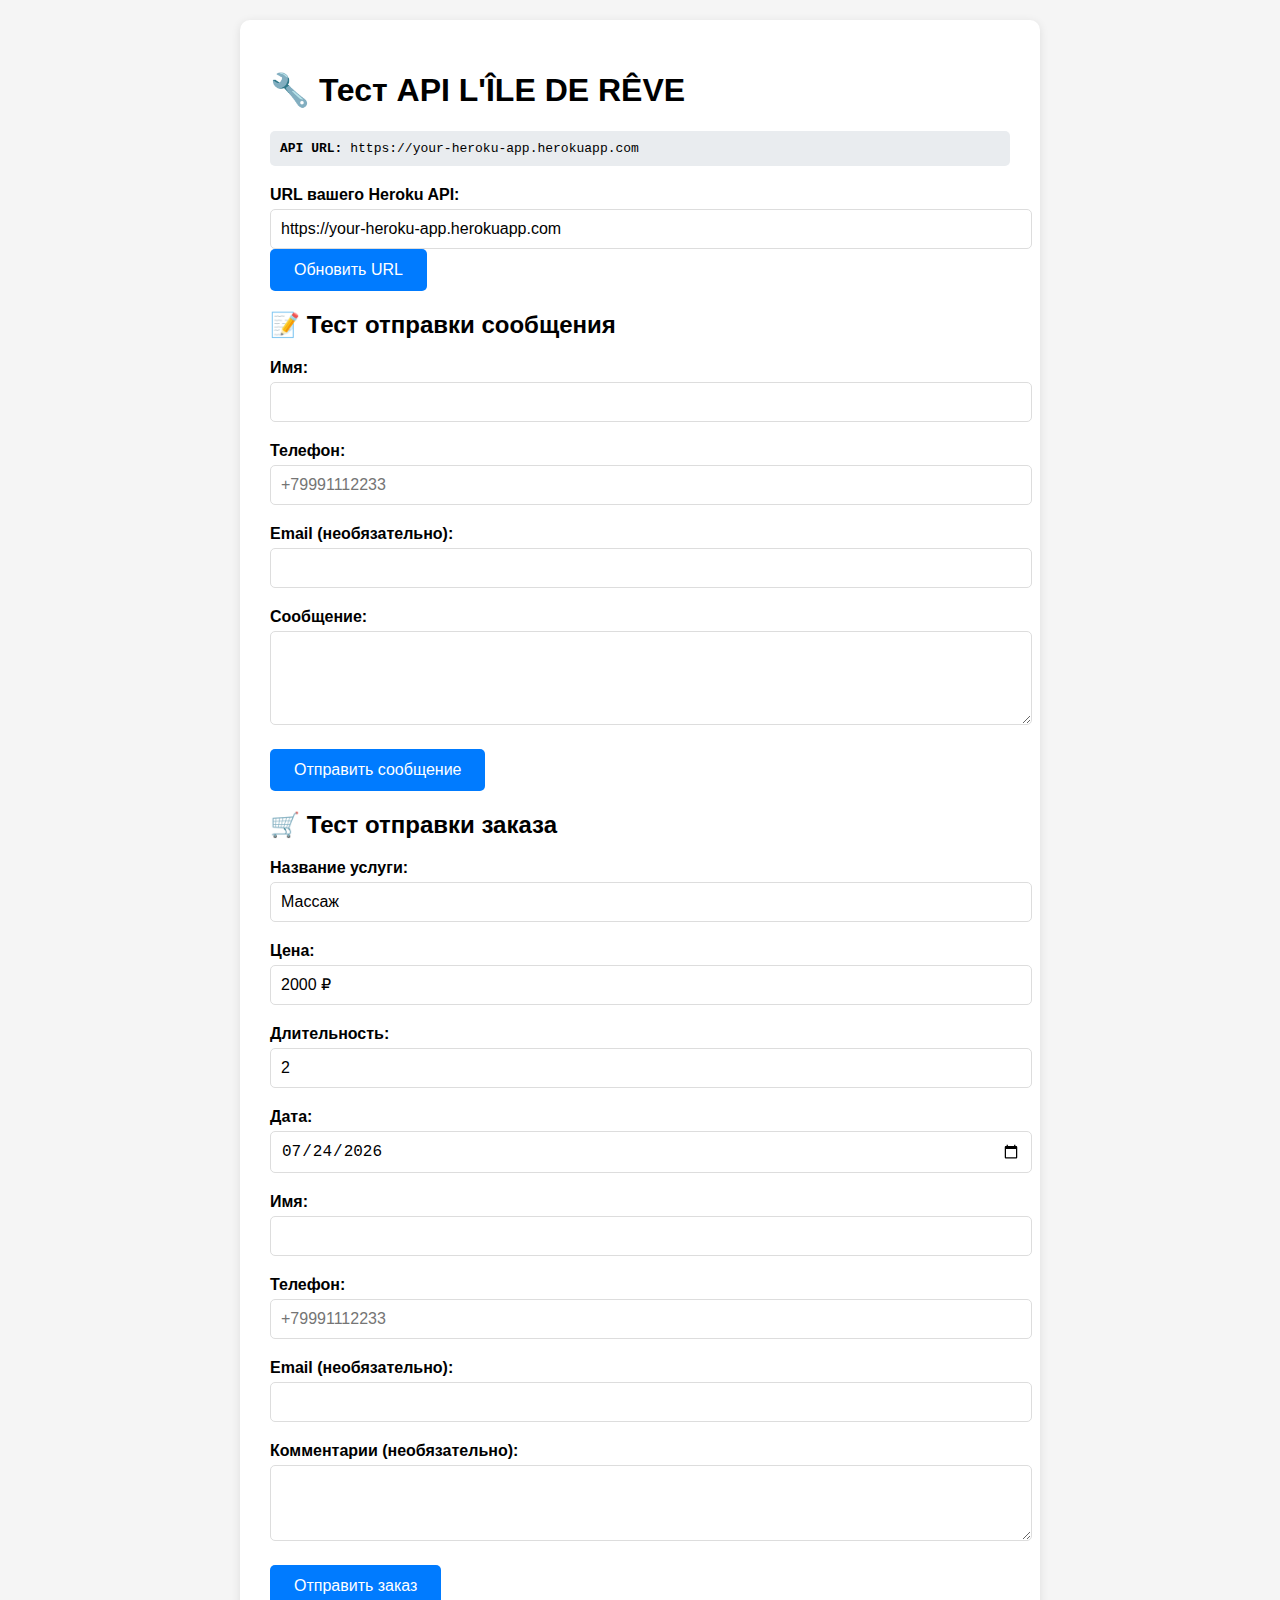
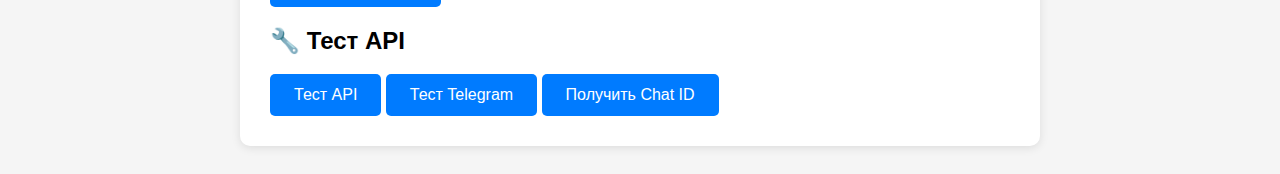
<file: netlify/index.html>
<!DOCTYPE html>
<html lang="ru">
<head>
    <meta charset="UTF-8">
    <meta name="viewport" content="width=device-width, initial-scale=1.0">
    <title>L'ÎLE DE RÊVE - API Test</title>
    <style>
        body {
            font-family: Arial, sans-serif;
            max-width: 800px;
            margin: 0 auto;
            padding: 20px;
            background-color: #f5f5f5;
        }
        .container {
            background: white;
            padding: 30px;
            border-radius: 10px;
            box-shadow: 0 2px 10px rgba(0,0,0,0.1);
        }
        .form-group {
            margin-bottom: 20px;
        }
        label {
            display: block;
            margin-bottom: 5px;
            font-weight: bold;
        }
        input, textarea {
            width: 100%;
            padding: 10px;
            border: 1px solid #ddd;
            border-radius: 5px;
            font-size: 16px;
        }
        button {
            background: #007bff;
            color: white;
            padding: 12px 24px;
            border: none;
            border-radius: 5px;
            cursor: pointer;
            font-size: 16px;
        }
        button:hover {
            background: #0056b3;
        }
        .result {
            margin-top: 20px;
            padding: 15px;
            border-radius: 5px;
            white-space: pre-wrap;
        }
        .success {
            background: #d4edda;
            border: 1px solid #c3e6cb;
            color: #155724;
        }
        .error {
            background: #f8d7da;
            border: 1px solid #f5c6cb;
            color: #721c24;
        }
        .api-url {
            background: #e9ecef;
            padding: 10px;
            border-radius: 5px;
            margin-bottom: 20px;
            font-family: monospace;
        }
    </style>
</head>
<body>
    <div class="container">
        <h1>🔧 Тест API L'ÎLE DE RÊVE</h1>
        
        <div class="api-url">
            <strong>API URL:</strong> <span id="apiUrl">https://your-heroku-app.herokuapp.com</span>
        </div>

        <div class="form-group">
            <label for="apiUrlInput">URL вашего Heroku API:</label>
            <input type="text" id="apiUrlInput" placeholder="https://your-app.herokuapp.com" 
                   value="https://your-heroku-app.herokuapp.com">
            <button onclick="updateApiUrl()">Обновить URL</button>
        </div>

        <h2>📝 Тест отправки сообщения</h2>
        <form id="messageForm">
            <div class="form-group">
                <label for="name">Имя:</label>
                <input type="text" id="name" required>
            </div>
            <div class="form-group">
                <label for="phone">Телефон:</label>
                <input type="tel" id="phone" placeholder="+79991112233" required>
            </div>
            <div class="form-group">
                <label for="email">Email (необязательно):</label>
                <input type="email" id="email">
            </div>
            <div class="form-group">
                <label for="message">Сообщение:</label>
                <textarea id="message" rows="4" required></textarea>
            </div>
            <button type="submit">Отправить сообщение</button>
        </form>

        <h2>🛒 Тест отправки заказа</h2>
        <form id="orderForm">
            <div class="form-group">
                <label for="serviceTitle">Название услуги:</label>
                <input type="text" id="serviceTitle" value="Массаж" required>
            </div>
            <div class="form-group">
                <label for="servicePrice">Цена:</label>
                <input type="text" id="servicePrice" value="2000 ₽" required>
            </div>
            <div class="form-group">
                <label for="duration">Длительность:</label>
                <input type="number" id="duration" value="2" required>
            </div>
            <div class="form-group">
                <label for="date">Дата:</label>
                <input type="date" id="date" required>
            </div>
            <div class="form-group">
                <label for="orderName">Имя:</label>
                <input type="text" id="orderName" required>
            </div>
            <div class="form-group">
                <label for="orderPhone">Телефон:</label>
                <input type="tel" id="orderPhone" placeholder="+79991112233" required>
            </div>
            <div class="form-group">
                <label for="orderEmail">Email (необязательно):</label>
                <input type="email" id="orderEmail">
            </div>
            <div class="form-group">
                <label for="comments">Комментарии (необязательно):</label>
                <textarea id="comments" rows="3"></textarea>
            </div>
            <button type="submit">Отправить заказ</button>
        </form>

        <h2>🔧 Тест API</h2>
        <button onclick="testApi()">Тест API</button>
        <button onclick="testTelegram()">Тест Telegram</button>
        <button onclick="getChatId()">Получить Chat ID</button>

        <div id="result" class="result" style="display: none;"></div>
    </div>

    <script>
        // Установка даты по умолчанию
        document.getElementById('date').value = new Date().toISOString().split('T')[0];

        function updateApiUrl() {
            const url = document.getElementById('apiUrlInput').value;
            document.getElementById('apiUrl').textContent = url;
        }

        function showResult(data, isError = false) {
            const resultDiv = document.getElementById('result');
            resultDiv.style.display = 'block';
            resultDiv.className = 'result ' + (isError ? 'error' : 'success');
            resultDiv.textContent = JSON.stringify(data, null, 2);
        }

        async function makeRequest(endpoint, method = 'GET', data = null) {
            const apiUrl = document.getElementById('apiUrl').textContent;
            const url = `${apiUrl}${endpoint}`;
            
            const options = {
                method: method,
                headers: {
                    'Content-Type': 'application/json',
                }
            };

            if (data) {
                options.body = JSON.stringify(data);
            }

            try {
                const response = await fetch(url, options);
                const result = await response.json();
                
                if (response.ok) {
                    showResult(result);
                } else {
                    showResult(result, true);
                }
            } catch (error) {
                showResult({ error: error.message }, true);
            }
        }

        function testApi() {
            makeRequest('/');
        }

        function testTelegram() {
            makeRequest('/api/test-telegram');
        }

        function getChatId() {
            makeRequest('/api/get-chat-id');
        }

        document.getElementById('messageForm').addEventListener('submit', function(e) {
            e.preventDefault();
            const data = {
                name: document.getElementById('name').value,
                phone: document.getElementById('phone').value,
                email: document.getElementById('email').value,
                message: document.getElementById('message').value,
                timestamp: new Date().toISOString()
            };
            makeRequest('/api/send-to-telegram', 'POST', data);
        });

        document.getElementById('orderForm').addEventListener('submit', function(e) {
            e.preventDefault();
            const data = {
                serviceTitle: document.getElementById('serviceTitle').value,
                servicePrice: document.getElementById('servicePrice').value,
                duration: parseInt(document.getElementById('duration').value),
                date: document.getElementById('date').value,
                name: document.getElementById('orderName').value,
                phone: document.getElementById('orderPhone').value,
                email: document.getElementById('orderEmail').value,
                comments: document.getElementById('comments').value,
                timestamp: new Date().toISOString()
            };
            makeRequest('/api/send-order-to-telegram', 'POST', data);
        });
    </script>
</body>
</html>
</file>
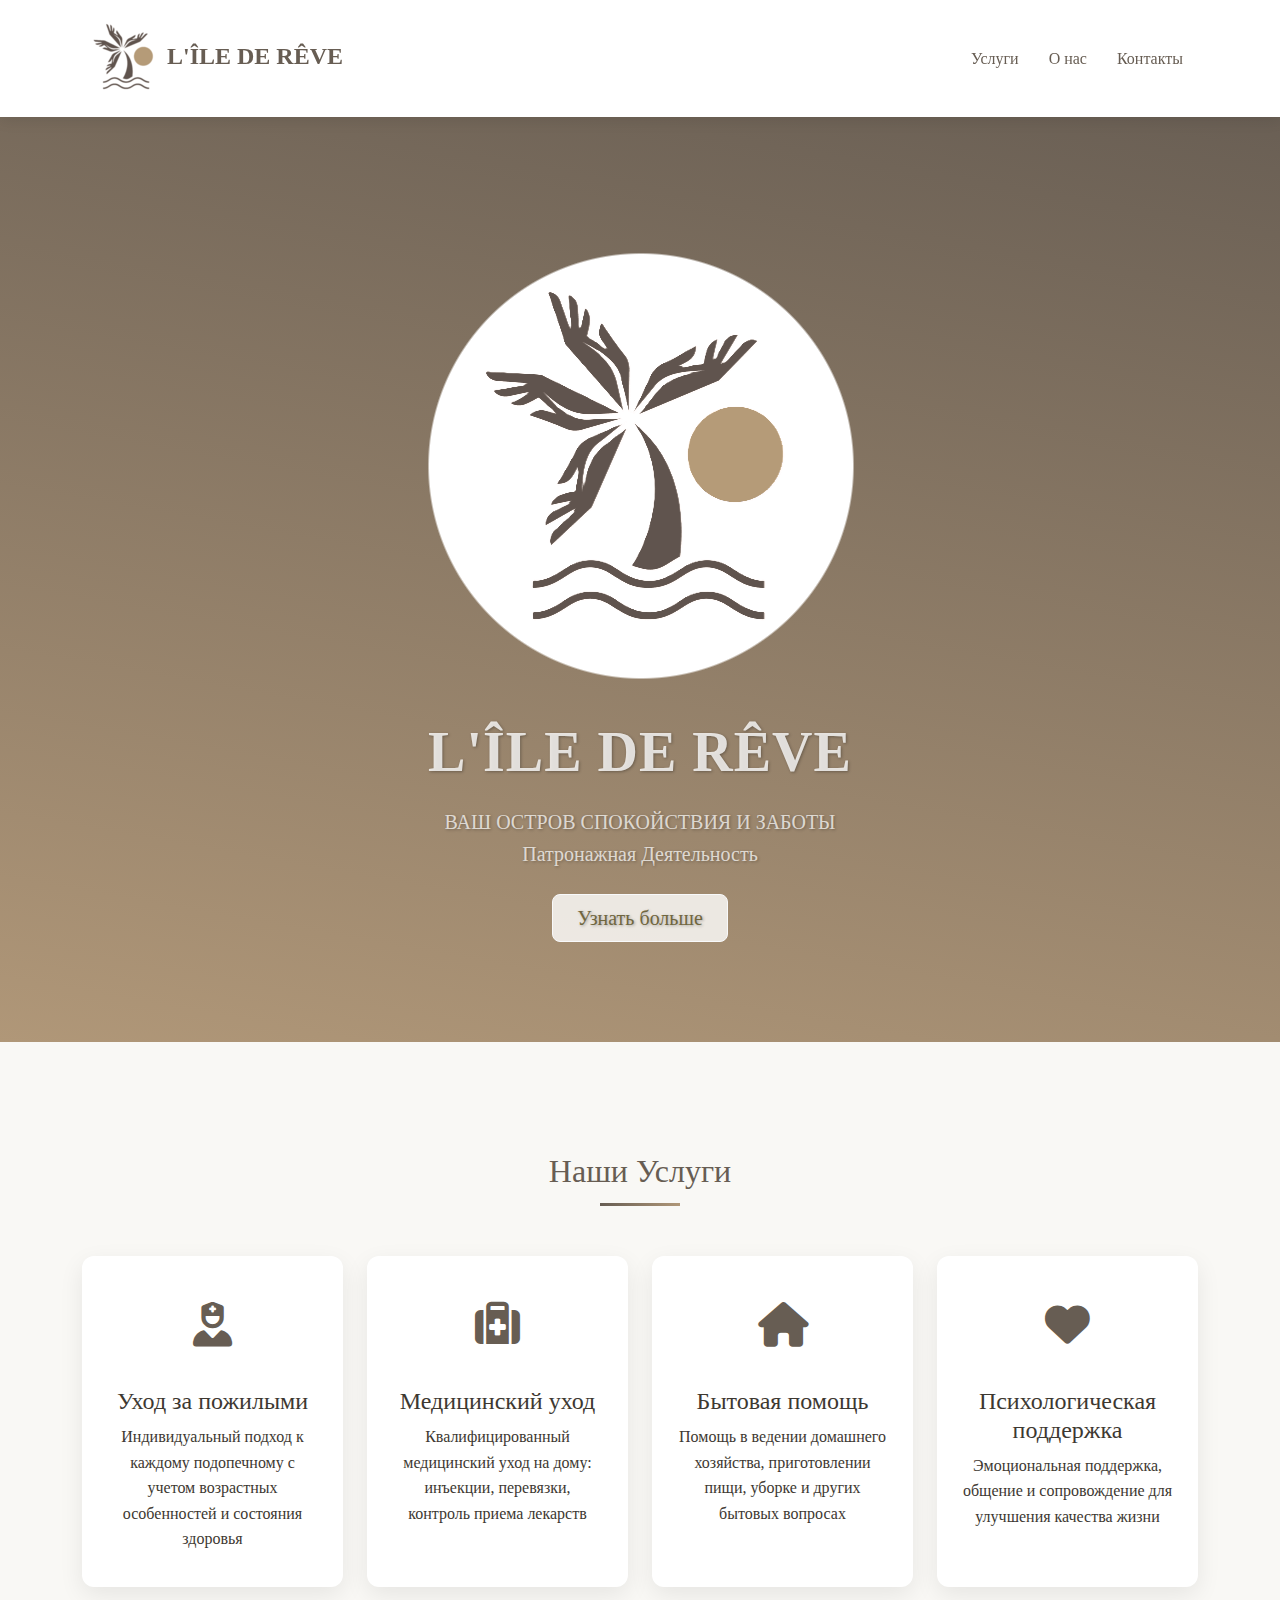
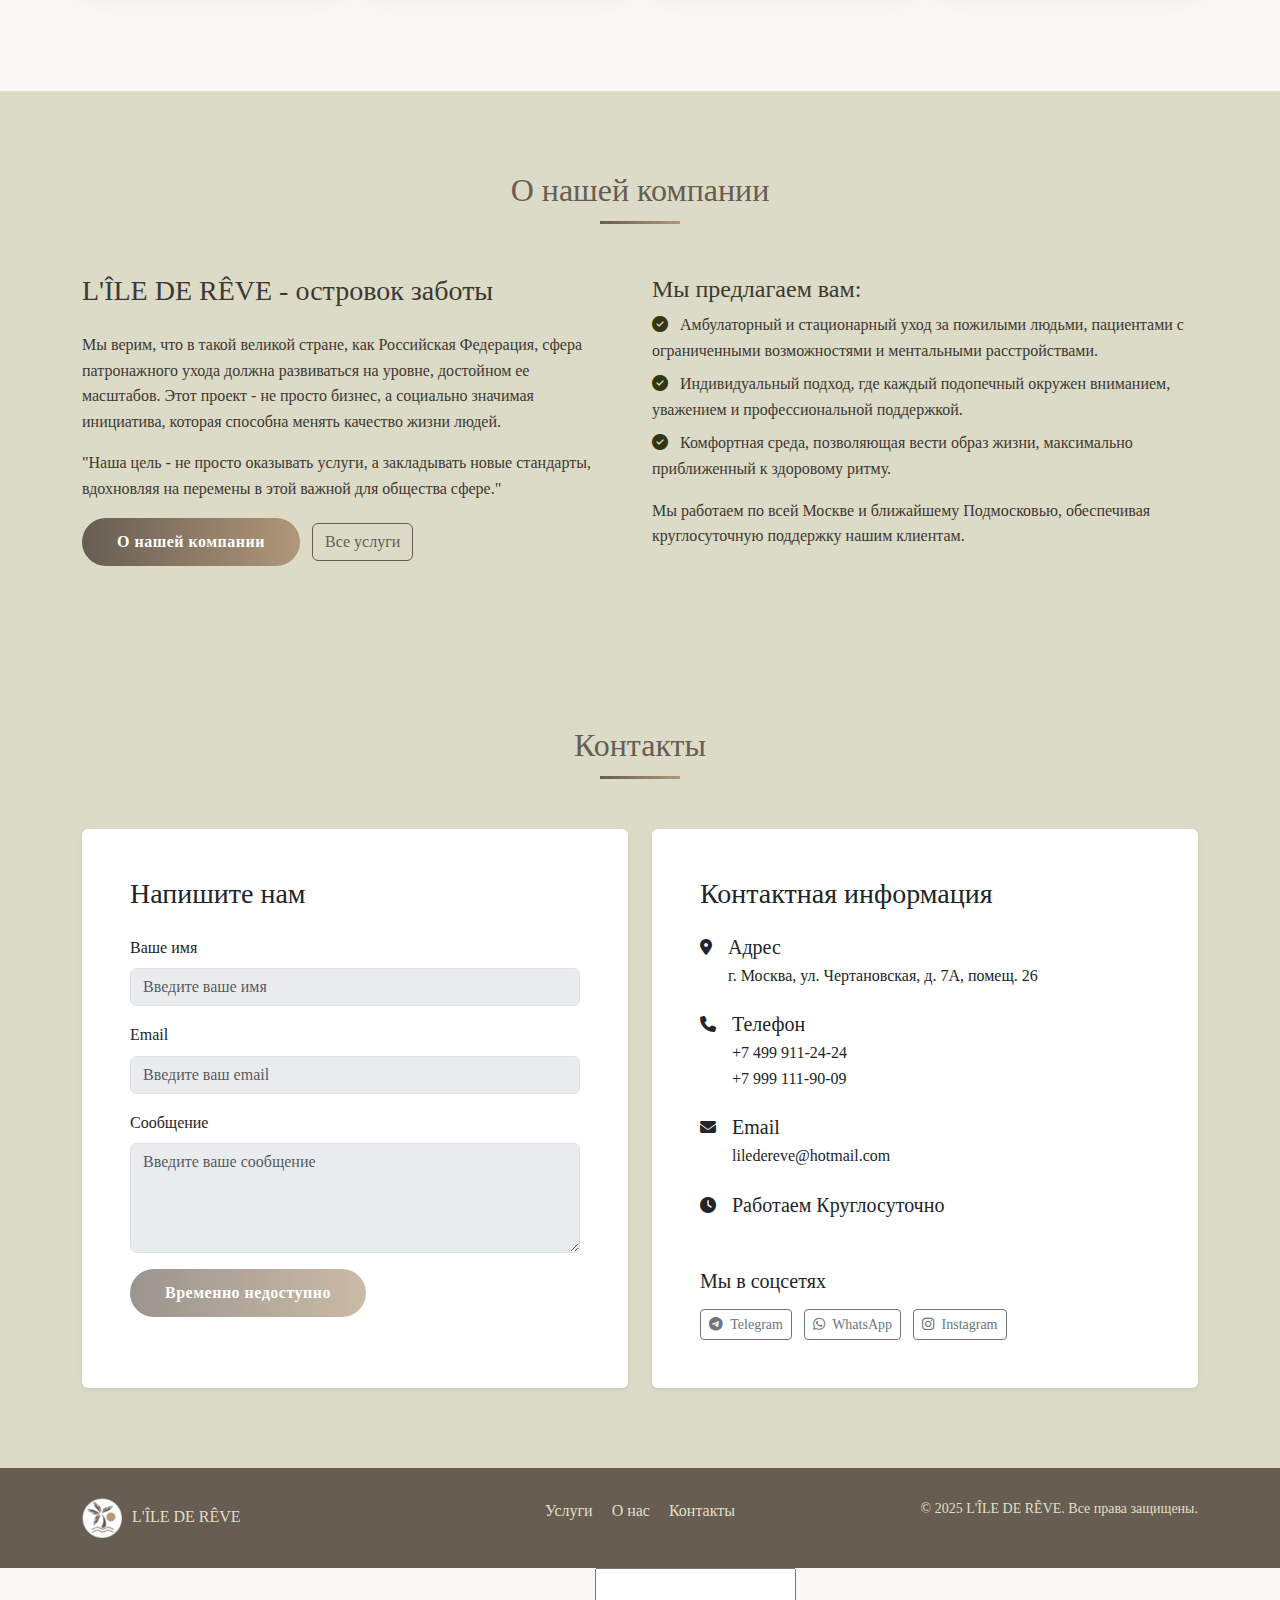
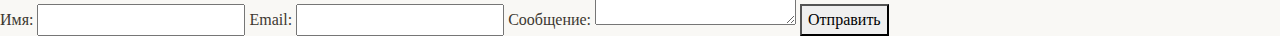
<file: public/index.html>
<!DOCTYPE html>
<html lang="ru">
<head>
    <meta charset="UTF-8">
    <meta name="viewport" content="width=device-width, initial-scale=1.0">
    <title>L'ÎLE DE RÊVE - Патронажная служба</title>
    <!-- Bootstrap CSS -->
    <link href="https://cdn.jsdelivr.net/npm/bootstrap@5.3.0/dist/css/bootstrap.min.css" rel="stylesheet">
    <!-- Font Awesome -->
    <link rel="stylesheet" href="https://cdnjs.cloudflare.com/ajax/libs/font-awesome/6.4.0/css/all.min.css">
    <!-- Custom CSS -->
    <style>
        :root {
            --primary-color: rgb(103, 93, 83); 
            --secondary-color: rgba(176, 151, 120, 1); 
            --light-color: rgba(241, 239, 211, 0.9); 
            --dark-color: rgba(61, 56, 49, 1); 
            --hover-primary: rgba(112, 102, 91, 1);
            --hover-secondary: rgba(156, 134, 107, 1);
        }
        body {
            font-family: Georgia , Tahoma, Verdana, serif;
            line-height: 1.6;
            color: var(--dark-color);
            padding-top: 72px;
            background-color: #f9f8f5;
        }
        /* Навигация */
        .navbar {
            background-color: white;
            box-shadow: 0 2px 15px rgba(0, 0, 0, 0.1);
            transition: all 0.3s ease;
        }
        .navbar.scrolled {
            box-shadow: 0 5px 20px rgba(0, 0, 0, 0.15);
        }
        .navbar-brand {
            font-weight: 700;
            color: var(--primary-color) !important;
            font-size: 1.5rem;
        }
        .nav-link {
            color: var(--primary-color) !important;
            font-weight: 500;
            padding: 8px 15px !important;
            border-radius: 20px;
            transition: all 0.3s ease;
        }
        .nav-link:hover {
            background-color: rgba(176, 151, 120, 0.1);
        }
        .hero {
            width: 100%;
            padding: 40px 0; /* Отступы сверху и снизу */
        }
        .hero-container {
             max-width: 1200px; /* Ширина контейнера */
             margin: 0 auto; /* Центрирование */
            padding: 0 20px; /* Отступы по бокам */
        }
         .hero-section {
            background: linear-gradient(190deg, var(--primary-color) 0%, var(--secondary-color) 100%);
            color: rgba(255, 255, 255, 0.8);
            padding: 140px 0 100px;
            text-shadow: 1px 1px 3px rgba(0, 0, 0, 0.3);
            margin-bottom: 30px;
            position: relative;
            overflow: hidden;
        }
        .hero-title {
            font-weight: 700;
            letter-spacing: 1px;
            margin-bottom: 20px;
            font-size: 3.5rem;
        }
        .hero-subtitle {
            opacity: 0.9;
            font-weight: 300;
            font-size: 1.35rem;
            max-width: 700px;
            margin: 0 auto 30px;
        }
        .hero-image-container {
            max-width: 300px;
            margin: 0 auto 40px;
        }
        .form-control:focus {
         border-color: var(--primary-color);
            box-shadow: 0 0 0 0.25rem rgba(112, 102, 62, 0.25);
            outline: 0;
        }
        .btn-outline-primary {
            --bs-btn-color: var(--primary-color);
            --bs-btn-border-color: var(--primary-color);
            --bs-btn-hover-bg: var(--primary-color);
            --bs-btn-hover-border-color: var(--primary-color);
            --bs-btn-active-bg: var(--primary-color);
            --bs-btn-active-border-color: var(--primary-color);
            transition: all 0.3s ease;
        }
        .text-primary {
            --bs-text-opacity: 1;
            color: rgb(50, 54, 14) !important;
        }
        .bg-primary {
            --bs-bg-opacity: 1;
            background-color: var(--dark-color) !important;
        }
        .bg-light {
            --bs-bg-opacity: 1;
            background-color: rgb(220 219 199) !important;
        }
        a {
            color: rgb(61 63 45);
        }       
        .hero-title {
            font-weight: 700;
            letter-spacing: 1px;
            margin-bottom: 20px;
        }
        .hero-subtitle {
            opacity: 0.9;
            font-weight: 300;
            font-size: 1.25rem;
            max-width: 700px;
            margin: 0 auto;
        }
        
        .icon-box {
            background: rgba(255, 255, 255, 0.2);
            width: 80px;
            height: 80px;
            border-radius: 50%;
            display: flex;
            align-items: center;
            justify-content: center;
            margin: 0 auto 25px;
            transition: all 0.3s ease;
        }
        
        .navbar {
            background-color: rgb(255, 255, 255);
            box-shadow: 0 2px 15px rgba(0, 0, 0, 0.1);
            transition: all 0.3s ease;
        }
        
        .navbar.scrolled {
            background-color: rgb(255, 255, 255);
            box-shadow: 0 5px 20px rgba(0, 0, 0, 0.15);
        }
        
        .navbar-brand {
            font-weight: 700;
            color: var(--primary-color) !important;
            font-size: 1.5rem;
        }
        
        .section {
            padding: 80px 0;
        }
        
        .section-title {
            position: relative;
            margin-bottom: 50px;
            padding-bottom: 15px;
            color: var(--primary-color);
            text-align: center;
        }
        
        .section-title::after {
            content: '';
            position: absolute;
            bottom: 0;
            left: 50%;
            transform: translateX(-50%);
            width: 80px;
            height: 3px;
            background: linear-gradient(to right, var(--primary-color), var(--secondary-color));
        }
        
        .service-card {
            border: none;
            border-radius: 12px;
            box-shadow: 0 8px 25px rgba(0, 0, 0, 0.08);
            transition: all 0.4s ease;
            padding: 35px 25px;
            height: 100%;
            background: white;
        }
        
        .service-card:hover {
            transform: translateY(-10px);
            box-shadow: 0 15px 35px rgba(0, 0, 0, 0.12);
        }
        
        .service-icon {
            font-size: 2.8rem;
            color: var(--primary-color);
            margin-bottom: 25px;
            transition: all 0.3s ease;
        }
        
        /* Основные стили кнопок */
        .btn-primary {
            background: linear-gradient(to right, var(--primary-color), var(--secondary-color));
            border: none;
            padding: 12px 35px;
            border-radius: 50px;
            font-weight: 600;
            letter-spacing: 0.5px;
            transition: all 0.3s ease;
            color: white;
        }
        
        .btn-primary:hover {
            background: linear-gradient(to right, var(--hover-primary), var(--hover-secondary)) !important;
            transform: translateY(-3px);
            box-shadow: 0 10px 25px rgba(112, 102, 62, 0.422);
        }
        
        .btn-light {
            background-color: rgba(255, 255, 255, 0.8);
            color: #70663e;
            transition: all 0.3s ease;
        }
        
        .btn-light:hover {
            background-color: var(--dark-color) !important;
            border-color: var(--dark-color) !important; 
            color: #ffffff !important;
            transform: translateY(-3px);
            box-shadow: 0 5px 15px rgba(112, 102, 62, 0.2);
        }
        
        .btn-outline-primary:hover {
            background-color: var(--primary-color) !important;
            border-color: var(--primary-color) !important;
            color: white !important;
            transform: translateY(-3px);
            box-shadow: 0 5px 15px rgba(112, 102, 62, 0.2);
        }
        
        /* Footer styles */
        footer {
            background-color: var(--primary-color);
            color: var(--light-color);
            padding: 30px 0;
        }
        
        footer a {
            color: var(--light-color);
            text-decoration: none;
            transition: color 0.3s;
        }
        
        footer a:hover {
            color: var(--secondary-color);
        }
        
        .list-inline-item:not(:last-child) {
            margin-right: 15px;
        }
        
        @media (max-width: 768px) {
            .hero-section {
                padding: 100px 0 80px;
            }
            .hero-title {
                font-size: 2.5rem;
            }
            .section {
                padding: 60px 0;
            }
        }
    </style>
</head>
<body>
    <!-- Навигация -->
    <nav class="navbar navbar-expand-lg navbar-light fixed-top">
        <div class="container">
            <a class="navbar-brand" href="https://lile-des-reves.com">
                <img src="minilogo.png" alt="Logo" class="hero-image"></i>L'ÎLE DE RÊVE
            </a>
            <button class="navbar-toggler" type="button" data-bs-toggle="collapse" data-bs-target="#navbarNav">
                <span class="navbar-toggler-icon"></span>
            </button>
            <div class="collapse navbar-collapse" id="navbarNav">
                <ul class="navbar-nav ms-auto">
                    <li class="nav-item">
                        <a class="nav-link" href="#services">Услуги</a>
                    </li>
                    <li class="nav-item">
                        <a class="nav-link" href="About.html">О нас</a>
                    </li>
                    <li class="nav-item">
                        <a class="nav-link" href="#contacts">Контакты</a>
                    </li>
                </ul>
            </div>
        </div>
    </nav>

    <!-- Герой-секция -->
    <section class="hero-section">
        <div class="container text-center">
            <section class="hero">
                <div class="hero-container">
                <img src="L'île de rêve-1 no fon-round.png" alt="Logo" class="hero-image">
                </div>
            </section>
            <h1 class="hero-title display-3">L'ÎLE DE RÊVE</h1>
            <p class="hero-subtitle lead">ВАШ ОСТРОВ СПОКОЙСТВИЯ И ЗАБОТЫ</p>
            <p class="hero-subtitle lead">Патронажная Деятельность</p>
            <a href="#services" class="btn btn-light btn-lg mt-4 px-4 py-2">Узнать больше</a>
        </div>
    </section>

    <!-- Услуги -->
    <section class="section" id="services">
        <div class="container">
            <h2 class="section-title">Наши Услуги</h2>
            <div class="row">
                <div class="col-md-6 col-lg-3 mb-4">
                    <div class="service-card text-center">
                        <div class="service-icon">
                            <i class="fas fa-user-nurse"></i>
                        </div>
                        <h4>Уход за пожилыми</h4>
                        <p class="mb-0">Индивидуальный подход к каждому подопечному с учетом возрастных особенностей и состояния здоровья</p>
                    </div>
                </div>
                <div class="col-md-6 col-lg-3 mb-4">
                    <div class="service-card text-center">
                        <div class="service-icon">
                            <i class="fas fa-medkit"></i>
                        </div>
                        <h4>Медицинский уход</h4>
                        <p class="mb-0">Квалифицированный медицинский уход на дому: инъекции, перевязки, контроль приема лекарств</p>
                    </div>
                </div>
                <div class="col-md-6 col-lg-3 mb-4">
                    <div class="service-card text-center">
                        <div class="service-icon">
                            <i class="fas fa-home"></i>
                        </div>
                        <h4>Бытовая помощь</h4>
                        <p class="mb-0">Помощь в ведении домашнего хозяйства, приготовлении пищи, уборке и других бытовых вопросах</p>
                    </div>
                </div>
                <div class="col-md-6 col-lg-3 mb-4">
                    <div class="service-card text-center">
                        <div class="service-icon">
                            <i class="fas fa-heart"></i>
                        </div>
                        <h4>Психологическая поддержка</h4>
                        <p class="mb-0">Эмоциональная поддержка, общение и сопровождение для улучшения качества жизни</p>
                    </div>
                </div>
            </div>
        </div>
    </section>

    <!-- О нас -->
    <section class="section bg-light" id="about">
        <div class="container">
            <h2 class="section-title">О нашей компании</h2>
            <div class="row align-items-center">
                <div class="col-lg-6 mb-4 mb-lg-0">
                    <div class="pe-lg-4">
                        <h3 class="mb-4">L'ÎLE DE RÊVE - островок заботы</h3>
                        <p>Мы верим, что в такой великой стране, как Российская Федерация, сфера патронажного ухода должна развиваться на уровне, достойном ее масштабов. Этот проект - не просто бизнес, а социально значимая инициатива, которая способна менять качество жизни людей.</p>
                        <p>"Наша цель - не просто оказывать услуги, а закладывать новые стандарты, вдохновляя на перемены в этой важной для общества сфере."</p>
                        <div class="nav-item">
                            <a href="About.html" class="btn btn-primary me-2">О нашей компании</a>
                            <a href="#services" class="btn btn-outline-primary">Все услуги</a>
                        </div>
                    </div>
                </div>
                <div class="col-lg-6">
                    <div class="about-content">
                        <h4>Мы предлагаем вам:</h4>
                        <ul class="list-unstyled">
                            <li class="mb-2"><i class="fas fa-check-circle text-primary me-2"></i> Амбулаторный и стационарный уход за пожилыми людьми, пациентами с ограниченными возможностями и ментальными расстройствами.</li>
                            <li class="mb-2"><i class="fas fa-check-circle text-primary me-2"></i> Индивидуальный подход, где каждый подопечный окружен вниманием, уважением и профессиональной поддержкой.</li>
                            <li class="mb-2"><i class="fas fa-check-circle text-primary me-2"></i> Комфортная среда, позволяющая вести образ жизни, максимально приближенный к здоровому ритму.</li>
                        </ul>
                        <p>Мы работаем по всей Москве и ближайшему Подмосковью, обеспечивая круглосуточную поддержку нашим клиентам.</p>
                    </div>
                </div>
            </div>
        </div>
    </section>

    <!-- Контакты -->
    <section class="section bg-light" id="contacts">
        <div class="container">
            <h2 class="section-title">Контакты</h2>
            <div class="row">
                <div class="col-lg-6 mb-5 mb-lg-0">
                    <div class="card h-100 border-0 shadow-sm">
                        <div class="card-body p-5">
                            <h3 class="mb-4">Напишите нам</h3>
                            <form id="contactForm">
                                <div class="mb-3">
                                    <label for="name" class="form-label">Ваше имя</label>
                                    <input type="text" class="form-control" id="name" placeholder="Введите ваше имя"disabled required>
                                </div>
                                <div class="mb-3">
                                    <label for="email" class="form-label">Email</label>
                                    <input type="email" class="form-control" id="email" placeholder="Введите ваш email"disabled required>
                                </div>
                                <div class="mb-3">
                                    <label for="message" class="form-label">Сообщение</label>
                                    <textarea class="form-control" id="message" rows="4" placeholder="Введите ваше сообщение"disabled required></textarea>
                                </div>
                                <button type="submit" class="btn btn-primary"disabled>Временно недоступно</button>

                                <div id="alertPlaceholder" class="mt-3"></div>
                            </form>
                             <script>
                                document.getElementById('contactForm').addEventListener('submit', async (e) => {
                                    e.preventDefault();
                                    
                                    const formData = new FormData(e.target);
                                    const submitBtn = e.target.querySelector('button[type="submit"]');
                                    submitBtn.disabled = true;

                                    try {
                                        const response = await fetch('https://lile-des-reves.com/api/contact', {
                                            method: 'POST',
                                            body: formData
                                        });

                                        if (!response.ok) {
                                            throw new Error(`HTTP error! status: ${response.status}`);
                                        }

                                        const result = await response.json();
                                        
                                        if (result.status === 'error') {
                                            throw new Error(result.message);
                                        }
                                        
                                        alert(result.message || 'Сообщение отправлено!');
                                        e.target.reset();
                                    } catch (error) {
                                        console.error('Ошибка:', error);
                                        alert('Ошибка: ' + error.message);
                                    } finally {
                                        submitBtn.disabled = false;
                                    }
                                });
                            </script>                                  
                        </div>
                    </div>
                </div>
                <div class="col-lg-6">
                    <div class="card h-100 border-0 shadow-sm">
                        <div class="card-body p-5">
                            <h3 class="mb-4">Контактная информация</h3>
                            <div class="contact-info">
                                <div class="d-flex mb-4">
                                    <i class="fas fa-map-marker-alt mt-1 me-3"></i>
                                    <div>
                                        <h5 class="mb-1">Адрес</h5>
                                        <p class="mb-0">г. Москва, ул. Чертановская, д. 7А, помещ. 26</p>
                                    </div>
                                </div>
                                <div class="d-flex mb-4">
                                    <i class="fas fa-phone mt-1 me-3"></i>
                                    <div>
                                        <h5 class="mb-1">Телефон</h5>
                                        <p class="mb-0">+7 499 911-24-24</p>
                                        <p class="mb-0">+7 999 111-90-09</p>
                                    </div>
                                </div>
                                <div class="d-flex mb-4">
                                    <i class="fas fa-envelope mt-1 me-3"></i>
                                    <div>
                                        <h5 class="mb-1">Email</h5>
                                        <p class="mb-0">liledereve@hotmail.com</p>
                                    </div>
                                </div>
                                <div class="d-flex">
                                    <i class="fas fa-clock mt-1 me-3"></i>
                                    <div>
                                        <h5 class="mb-1">Работаем Круглосуточно</h5>
                                    </div>
                                </div>
                            </div>
                            <div class="mt-5">
                                <h5 class="mb-3">Мы в соцсетях</h5>
                                <a href="https://t.me/liledereve" class="btn btn-outline-secondary btn-sm me-2"><i class="fab fa-telegram-plane me-1"></i> Telegram</a>
                                <a href="https://wa.me/74999912424" class="btn btn-outline-secondary btn-sm me-2"><i class="fab fa-whatsapp me-1"></i> WhatsApp</a>
                                <a href="https://www.instagram.com/liledereve_" class="btn btn-outline-secondary btn-sm me-2"><i class="fab fa-instagram me-1"></i> Instagram</a>
                            </div>
                        </div>
                    </div>
                </div>
            </div>
        </div>
    </section>

   <!-- Футер -->
    <footer class="text-center">
        <div class="container">
            <div class="row">
                <div class="col-lg-4 mb-4 mb-lg-0 text-lg-start">
                    <img src="sminilogo-round.png" alt="Logo" style="height: 40px; margin-right: 10px;">L'ÎLE DE RÊVE
                </div>
                <div class="col-lg-4 mb-4 mb-lg-0">
                    <ul class="list-inline mb-0">
                        <li class="list-inline-item"><a href="https://lile-des-reves.com#services">Услуги</a></li>
                        <li class="list-inline-item"><a href="About.html">О нас</a></li>
                        <li class="list-inline-item"><a href="https://lile-des-reves.com#contacts">Контакты</a></li>
                    </ul>
                </div>
                <div class="col-lg-4 text-lg-end">
                    <p class="small mb-0">© 2025 L'ÎLE DE RÊVE. Все права защищены.</p>
                </div>
            </div>
        </div>
    </footer>


    <!-- Скрипты -->
    <!-- Bootstrap JS -->
    <script src="https://cdn.jsdelivr.net/npm/bootstrap@5.3.0/dist/js/bootstrap.bundle.min.js"></script>
    <!-- Custom JS -->
    <script>
        // Изменение навигации при скролле
        window.addEventListener('scroll', function() {
            if (window.scrollY > 50) {
                document.querySelector('.navbar').classList.add('scrolled');
            } else {
                document.querySelector('.navbar').classList.remove('scrolled');
            }
        });

        // Плавная прокрутка для якорных ссылок
        document.querySelectorAll('a[href^="#"]').forEach(anchor => {
            anchor.addEventListener('click', function(e) {
                e.preventDefault();
                const target = document.querySelector(this.getAttribute('href'));
                if (target) {
                    window.scrollTo({
                        top: target.offsetTop - 70,
                        behavior: 'smooth'
                    });
                }
            });
        });

        // Анимация при загрузке
        document.addEventListener('DOMContentLoaded', function() {
            const elements = document.querySelectorAll('.fade-in');
            elements.forEach(el => {
                el.style.opacity = '0';
            });
            setTimeout(() => {
                elements.forEach(el => {
                    el.style.opacity = '1';
                });
            }, 100);
        });
    </script>
</body>
</html>
<!DOCTYPE html>
<html lang="en">
<head>
    <meta charset="UTF-8">
    <meta name="viewport" content="width=device-width, initial-scale=1.0">
    <title>Contact Form</title>
</head>


<form id="contactForm">
    <label for="name">Имя:</label>
    <input type="text" id="name" name="name" required>
    <label for="email">Email:</label>
    <input type="email" id="email" name="email" required>
    <label for="message">Сообщение:</label>
    <textarea id="message" name="message" required></textarea>
    <button type="submit">Отправить</button>
</form>
<script>
    document.getElementById("contactForm").addEventListener("submit", async function (event) {
        event.preventDefault();
        const formData = {
            name: document.getElementById("name").value,
            email: document.getElementById("email").value,
            message: document.getElementById("message").value
        };
        try {
            const response = await fetch("/api/send-to-telegram", {
                method: "POST",
                headers: { "Content-Type": "application/json" },
                body: JSON.stringify(formData)
            });
            if (response.ok) {
                alert("Сообщение успешно отправлено!");
            } else {
                const errorData = await response.json();
                alert(`Ошибка: ${errorData.error || 'Попробуйте снова.'}`);
            }
        } catch (error) {
            console.error("Ошибка:", error);
            alert("Произошла ошибка при отправке сообщения.");
        }
    });
</script>
</file>
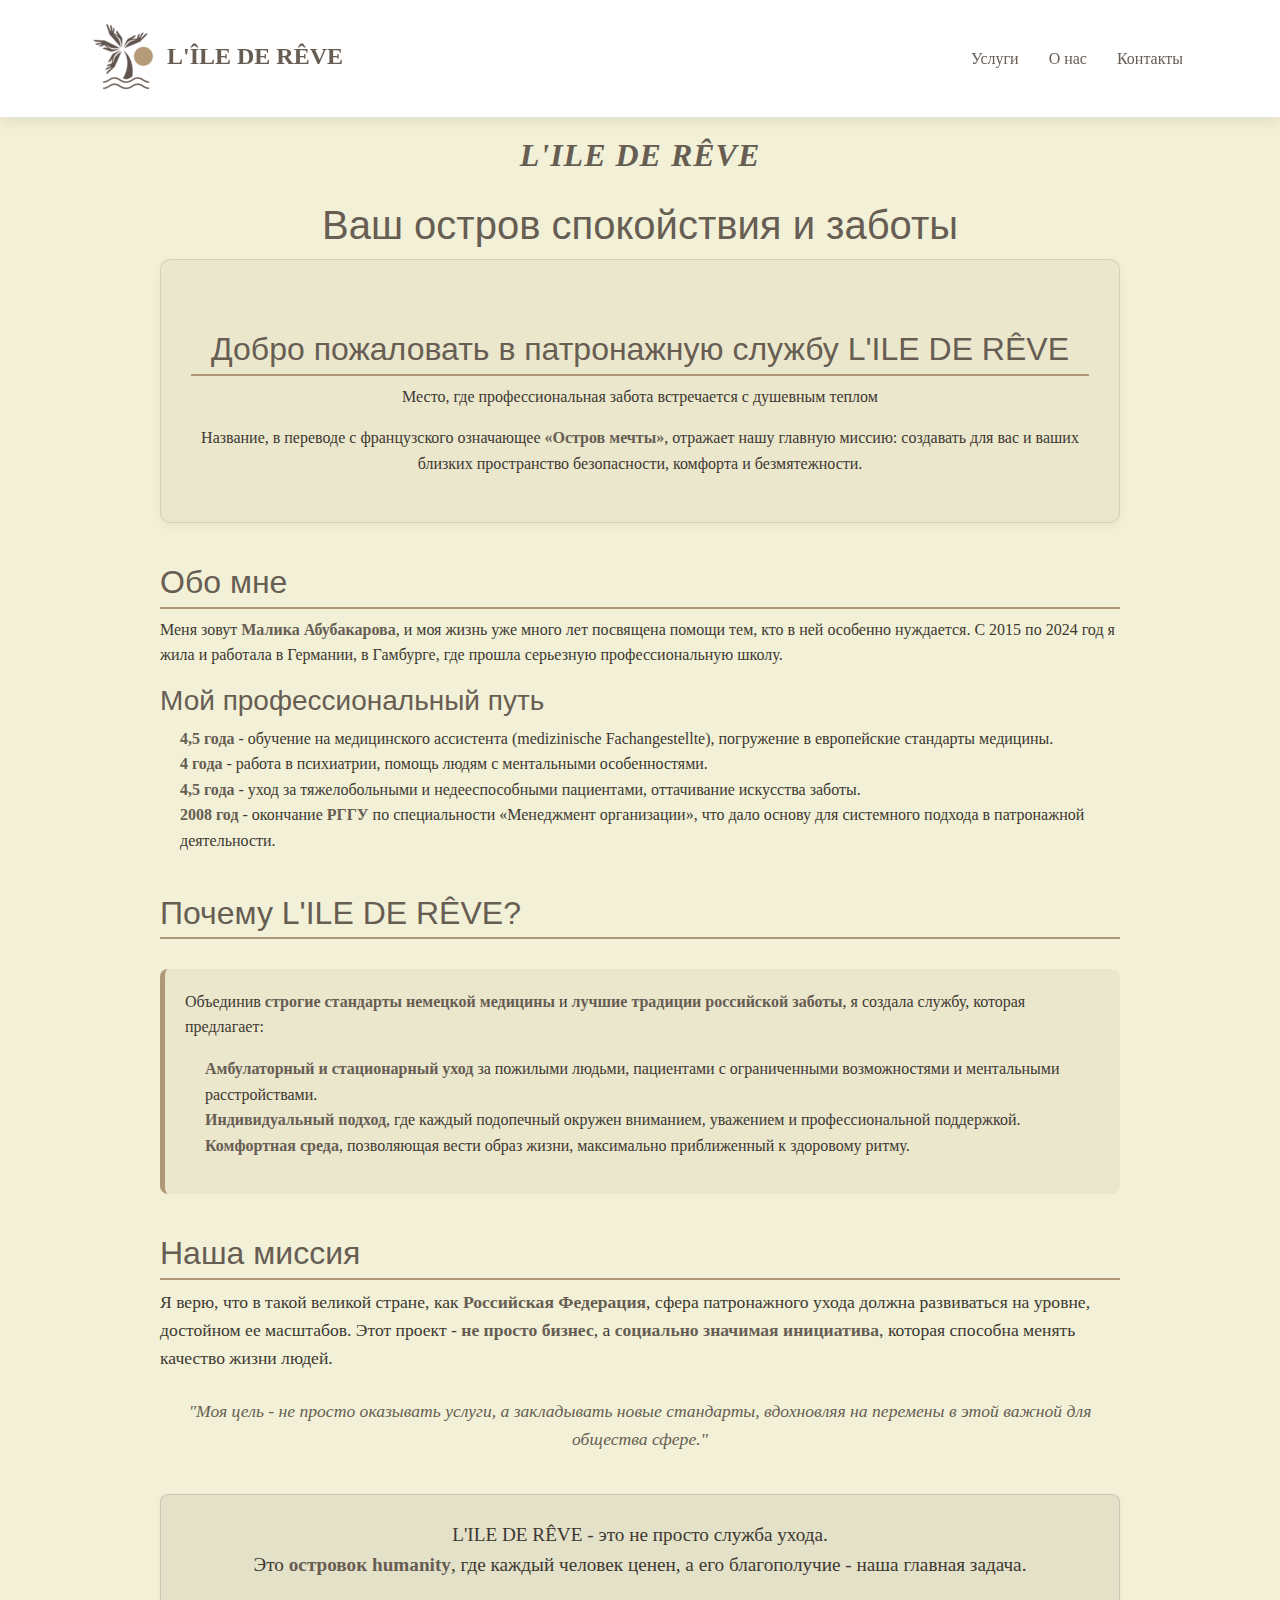
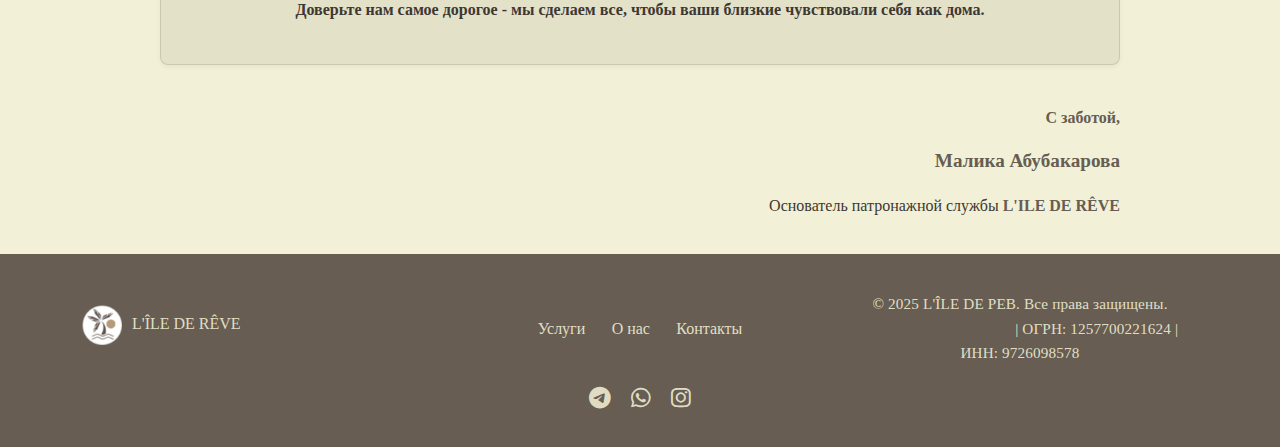
<file: public/About.html>
<!DOCTYPE html>
<html lang="ru">
<head>
    <meta charset="UTF-8">
    <meta name="viewport" content="width=device-width, initial-scale=1.0">
    <title>L'ÎLE DE RÊVE - Патронажная служба</title>
    <!-- Bootstrap CSS -->
    <link href="https://cdn.jsdelivr.net/npm/bootstrap@5.3.0/dist/css/bootstrap.min.css" rel="stylesheet">
    <!-- Font Awesome -->
    <link rel="stylesheet" href="https://cdnjs.cloudflare.com/ajax/libs/font-awesome/6.4.0/css/all.min.css">
    <!-- Custom CSS -->
    <style>
        :root {
            --primary-color: rgb(103, 93, 83); 
            --secondary-color: rgba(176, 151, 120, 1); 
            --light-color: rgba(241, 239, 211, 0.9); 
            --dark-color: rgba(61, 56, 49, 1); 
            --hover-primary: rgba(112, 102, 91, 1);
            --hover-secondary: rgba(156, 134, 107, 1);
        }
        
        /* Navbar styles */
        .navbar {
            background-color: white;
            box-shadow: 0 2px 15px rgba(0, 0, 0, 0.1);
            transition: all 0.3s ease;
        }
        .navbar.scrolled {
            box-shadow: 0 5px 20px rgba(0, 0, 0, 0.15);
        }
        .navbar-brand {
            font-weight: 700;
            color: var(--primary-color) !important;
            font-size: 1.5rem;
        }
        .nav-link {
            color: var(--primary-color) !important;
            font-weight: 500;
            padding: 8px 15px !important;
            border-radius: 20px;
            transition: all 0.3s ease;
        }
        .nav-link:hover {
            background-color: rgba(176, 151, 120, 0.1);
        }
        
        /* Main content padding to account for fixed navbar */
        body {
            font-family: Georgia, serif;
            line-height: 1.6;
            color: var(--dark-color);
            padding-top: 80px; /* Adjusted for navbar height */
            background-color: var(--light-color);
            margin-top: 30px
        }
        
        .main-container {
            max-width: 1000px;
            margin: 0 auto;
            padding: 20px;
        }
        
        h1, h2, h3 {
            font-family: Arial, Helvetica, sans-serif;
            color: var(--primary-color);
        }
        
        h1 {
            text-align: center;
            margin-bottom: 10px;
        }
        
        h2 {
            border-bottom: 2px solid var(--secondary-color);
            padding-bottom: 5px;
            margin-top: 40px;
        }
        
        .intro-box {
            background-color: rgba(176, 151, 120, 0.1);
            padding: 30px;
            border-radius: 10px;
            margin-bottom: 30px;
            text-align: center;
            box-shadow: 0 3px 10px rgba(0,0,0,0.05);
            border: 1px solid rgba(176, 151, 120, 0.3);
        }
        
        .highlight-box {
            background-color: rgba(176, 151, 120, 0.1);
            padding: 20px;
            border-radius: 8px;
            margin: 30px 0;
            border-left: 5px solid var(--secondary-color);
        }
        
        .mission-box {
            text-align: center;
            background-color: rgba(103, 93, 83, 0.1);
            padding: 25px;
            border-radius: 8px;
            margin: 40px 0;
            box-shadow: 0 2px 5px rgba(0,0,0,0.05);
            border: 1px solid rgba(103, 93, 83, 0.2);
        }
        
        .quote {
            font-style: italic;
            text-align: center;
            margin: 25px 0;
            color: var(--primary-color);
            font-size: 1.1em;
            padding: 0 20px;
        }
        
        ul {
            padding-left: 20px;
            list-style-type: none;
        }
        
        .signature {
            text-align: right;
            margin-top: 40px;
            font-family: Georgia, serif;
        }
        
        .logo {
            text-align: center;
            font-size: 2em;
            color: var(--primary-color);
            margin-bottom: 20px;
            font-weight: bold;
            font-style: italic;
            letter-spacing: 1px;
        }
        
        strong {
            color: var(--primary-color);
        }
        
        /* Footer styles */
        footer {
            background-color: var(--primary-color);
            color: var(--light-color);
            padding: 30px 0;
            font-size: 1rem;
        }
        .footer-legal {
            color: var(--light-color);
            font-size: 0.95rem;
            margin-top: 0.5rem;
            text-align: center;
            letter-spacing: 0.01em;
        }
        .footer-social {
            margin-top: 1rem;
            text-align: center;
        }
        .footer-social a {
            color: var(--light-color);
            margin: 0 0.5rem;
            font-size: 1.4rem;
            transition: color 0.2s;
        }
        .footer-social a:hover {
            color: var(--secondary-color);
        }
        .footer-links {
            text-align: center;
            margin: 0.5rem 0 0.5rem 0;
        }
        .footer-links a {
            color: var(--light-color);
            margin: 0 0.7rem;
            text-decoration: none;
            font-weight: 500;
            transition: color 0.2s;
        }
        .footer-links a:hover {
            color: var(--secondary-color);
        }
        
        /* Responsive adjustments */
        @media (max-width: 768px) {
            body {
                padding-top: 70px;
            }
            
            .navbar-brand {
                font-size: 1.2em;
            }
            
            .navbar-brand img {
                height: 30px;
            }
            .footer-legal, .footer-links {
                text-align: center !important;
            }
        }
    </style>
</head>
<body>
    <!-- Навигация -->
    <nav class="navbar navbar-expand-lg navbar-light fixed-top">
        <div class="container">
            <a class="navbar-brand" href="https://lile-des-reves.com">
                <img src="minilogo.png" alt="Logo">L'ÎLE DE RÊVE
            </a>
            <button class="navbar-toggler" type="button" data-bs-toggle="collapse" data-bs-target="#navbarNav">
                <span class="navbar-toggler-icon"></span>
            </button>
            <div class="collapse navbar-collapse" id="navbarNav">
                <ul class="navbar-nav ms-auto">
                    <li class="nav-item">
                        <a class="nav-link" href="https://lile-des-reves.com#services">Услуги</a>
                    </li>
                    <li class="nav-item">
                        <a class="nav-link" href="https://lile-des-reves.com#about">О нас</a>
                    </li>
                    <li class="nav-item">
                        <a class="nav-link" href="https://lile-des-reves.com#contacts">Контакты</a>
                    </li>
                </ul>
            </div>
        </div>
    </nav>

    <!-- Основное содержимое -->
    <div class="main-container">
        <div class="logo">L'ILE DE RÊVE</div>
        
        <h1>Ваш остров спокойствия и заботы</h1>
        
        <div class="intro-box">
            <h2>Добро пожаловать в патронажную службу L'ILE DE RÊVE</h2>
            <p>Место, где профессиональная забота встречается с душевным теплом</p>
            <p>Название, в переводе с французского означающее <strong>«Остров мечты»</strong>, отражает нашу главную миссию: создавать для вас и ваших близких пространство безопасности, комфорта и безмятежности.</p>
        </div>
        
        <h2>Обо мне</h2>
        
        <p>Меня зовут <strong>Малика Абубакарова</strong>, и моя жизнь уже много лет посвящена помощи тем, кто в ней особенно нуждается. С 2015 по 2024 год я жила и работала в Германии, в Гамбурге, где прошла серьезную профессиональную школу.</p>
        
        <h3>Мой профессиональный путь</h3>
        <ul>
            <li><strong>4,5 года</strong> - обучение на медицинского ассистента (medizinische Fachangestellte), погружение в европейские стандарты медицины.</li>
            <li><strong>4 года</strong> - работа в психиатрии, помощь людям с ментальными особенностями.</li>
            <li><strong>4,5 года</strong> - уход за тяжелобольными и недееспособными пациентами, оттачивание искусства заботы.</li>
            <li><strong>2008 год</strong> - окончание <strong>РГГУ</strong> по специальности «Менеджмент организации», что дало основу для системного подхода в патронажной деятельности.</li>
        </ul>
        
        <h2>Почему L'ILE DE RÊVE?</h2>
        
        <div class="highlight-box">
            <p>Объединив <strong>строгие стандарты немецкой медицины</strong> и <strong>лучшие традиции российской заботы</strong>, я создала службу, которая предлагает:</p>
            <ul>
                <li><strong>Амбулаторный и стационарный уход</strong> за пожилыми людьми, пациентами с ограниченными возможностями и ментальными расстройствами.</li>
                <li><strong>Индивидуальный подход</strong>, где каждый подопечный окружен вниманием, уважением и профессиональной поддержкой.</li>
                <li><strong>Комфортная среда</strong>, позволяющая вести образ жизни, максимально приближенный к здоровому ритму.</li>
            </ul>
        </div>
        
        <h2>Наша миссия</h2>
        
        <p style="font-size: 1.1em;">Я верю, что в такой великой стране, как <strong>Российская Федерация</strong>, сфера патронажного ухода должна развиваться на уровне, достойном ее масштабов. Этот проект - <strong>не просто бизнес</strong>, а <strong>социально значимая инициатива</strong>, которая способна менять качество жизни людей.</p>
        
        <div class="quote">
            "Моя цель - не просто оказывать услуги, а закладывать новые стандарты, вдохновляя на перемены в этой важной для общества сфере."
        </div>
        
        <div class="mission-box">
            <p style="font-size: 1.2em;">
                L'ILE DE RÊVE - это не просто служба ухода.<br>
                Это <strong>островок humanity</strong>, где каждый человек ценен, а его благополучие - наша главная задача.
            </p>
            <p style="font-weight: bold; margin-top: 15px;">
                Доверьте нам самое дорогое - мы сделаем все, чтобы ваши близкие чувствовали себя как дома.
            </p>
        </div>
        
        <div class="signature">
            <p><strong>С заботой,</strong></p>
            <p style="font-size: 1.2em;"><strong>Малика Абубакарова</strong></p>
            <p>Основатель патронажной службы <strong>L'ILE DE RÊVE</strong></p>
        </div>
    </div>
      
    <!-- Футер -->
    <footer class="text-center">
        <div class="container">
            <div class="row align-items-center">
                <div class="col-lg-4 mb-4 mb-lg-0 text-lg-start text-center">
                    <img src="sminilogo-round.png" alt="Logo" style="height: 40px; margin-right: 10px;" loading="eager">L'ÎLE DE RÊVE
                </div>
                <div class="col-lg-4 mb-4 mb-lg-0 footer-links">
                    <a href="https://lile-des-reves.com#services">Услуги</a>
                    <a href="About.html">О нас</a>
                    <a href="https://lile-des-reves.com#contacts">Контакты</a>
                </div>
                <div class="col-lg-4 text-lg-end text-center">
                    <div class="footer-legal">
                        © 2025 L'ÎLE DE РЕВ. Все права защищены.<br>
                        <strong>ООО "ИЛЬ ДЕ РЕВ"</strong> | ОГРН: 1257700221624 | ИНН: 9726098578
                    </div>
                </div>
            </div>
            <div class="footer-social">
                <a href="https://t.me/liledereve" title="Telegram"><i class="fab fa-telegram-plane"></i></a>
                <a href="https://wa.me/74999912424" title="WhatsApp"><i class="fab fa-whatsapp"></i></a>
                <a href="https://www.instagram.com/liledereve_" title="Instagram"><i class="fab fa-instagram"></i></a>
            </div>
        </div>
    </footer>

    <!-- Скрипты -->
    <!-- Bootstrap JS -->
    <script src="https://cdn.jsdelivr.net/npm/bootstrap@5.3.0/dist/js/bootstrap.bundle.min.js"></script>
    <!-- Custom JS -->
    <script>
        // Изменение навигации при скролле
        window.addEventListener('scroll', function() {
            if (window.scrollY > 50) {
                document.querySelector('.navbar').classList.add('scrolled');
            } else {
                document.querySelector('.navbar').classList.remove('scrolled');
            }
        });

        // Плавная прокрутка для якорных ссылок
        document.querySelectorAll('a[href^="#"]').forEach(anchor => {
            anchor.addEventListener('click', function(e) {
                e.preventDefault();
                const target = document.querySelector(this.getAttribute('href'));
                if (target) {
                    window.scrollTo({
                        top: target.offsetTop - 70,
                        behavior: 'smooth'
                    });
                }
            });
        });
    </script>
</body>
</html>
</file>
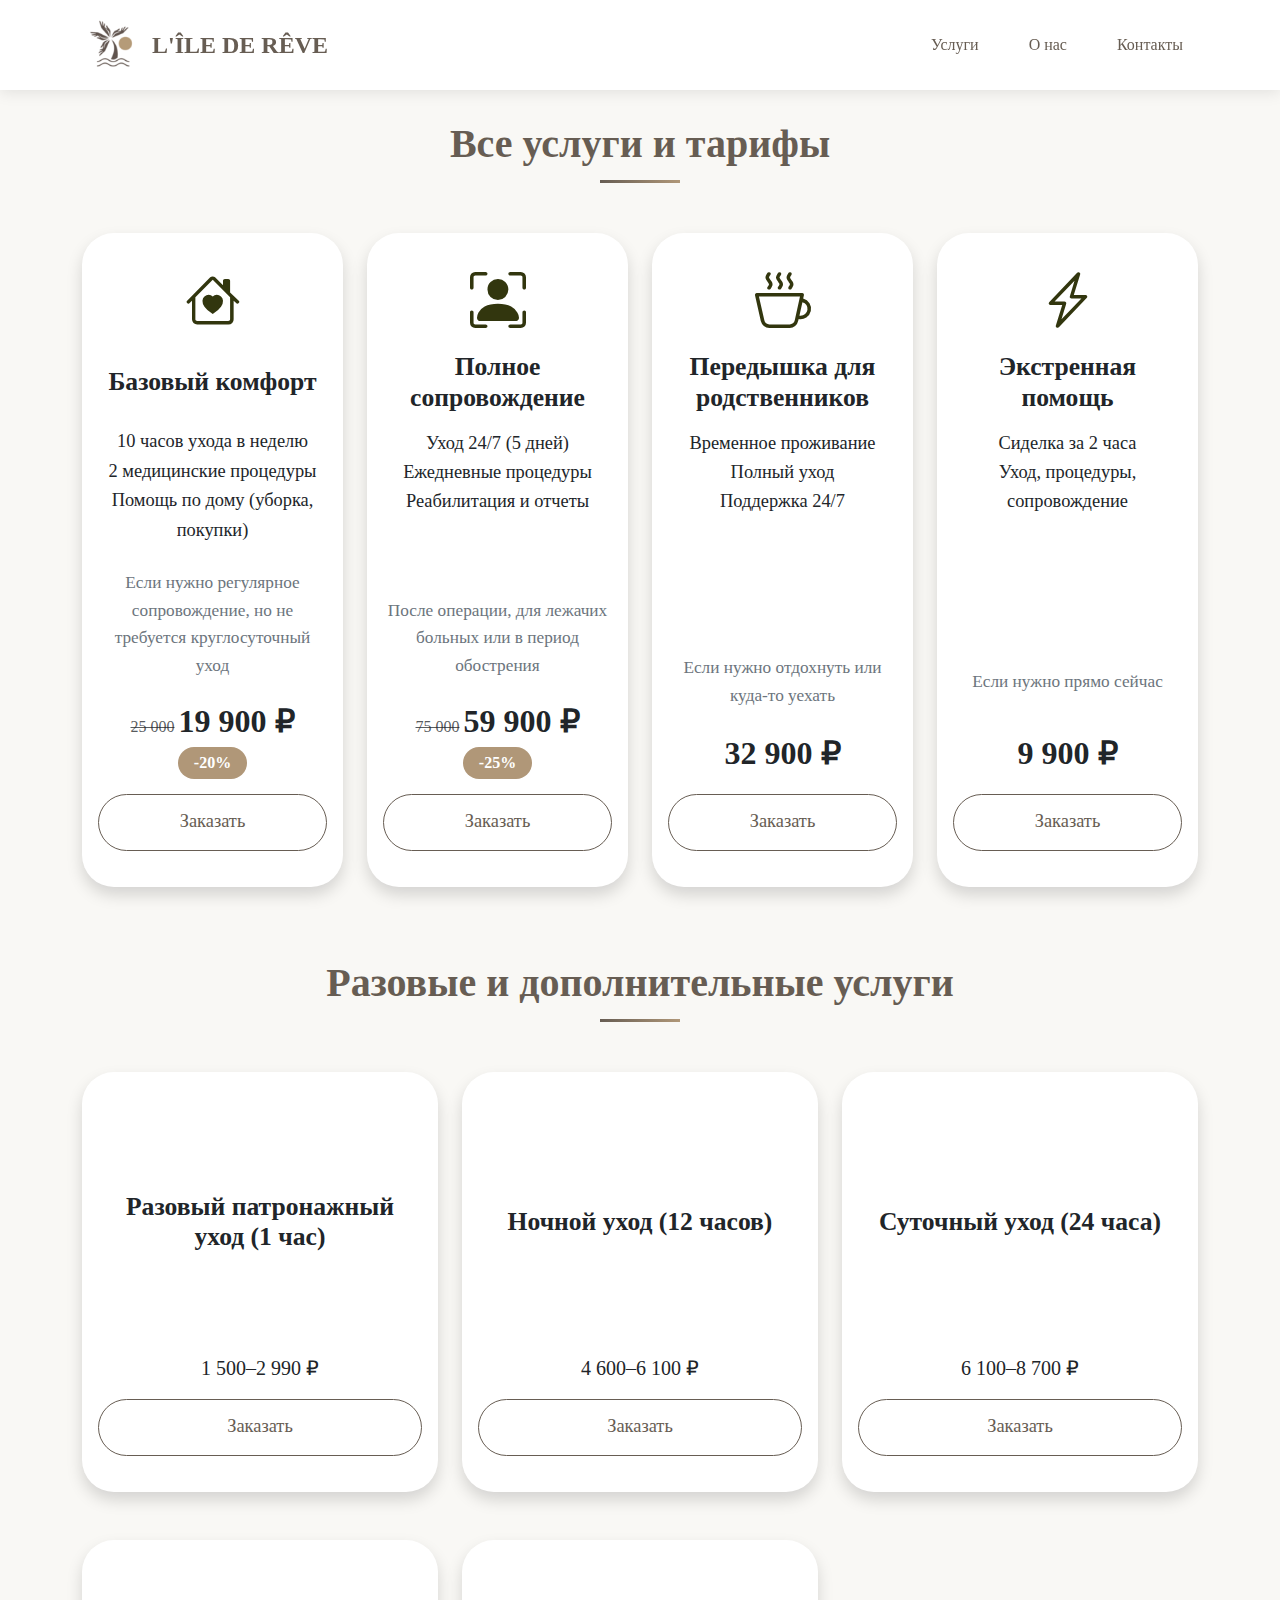
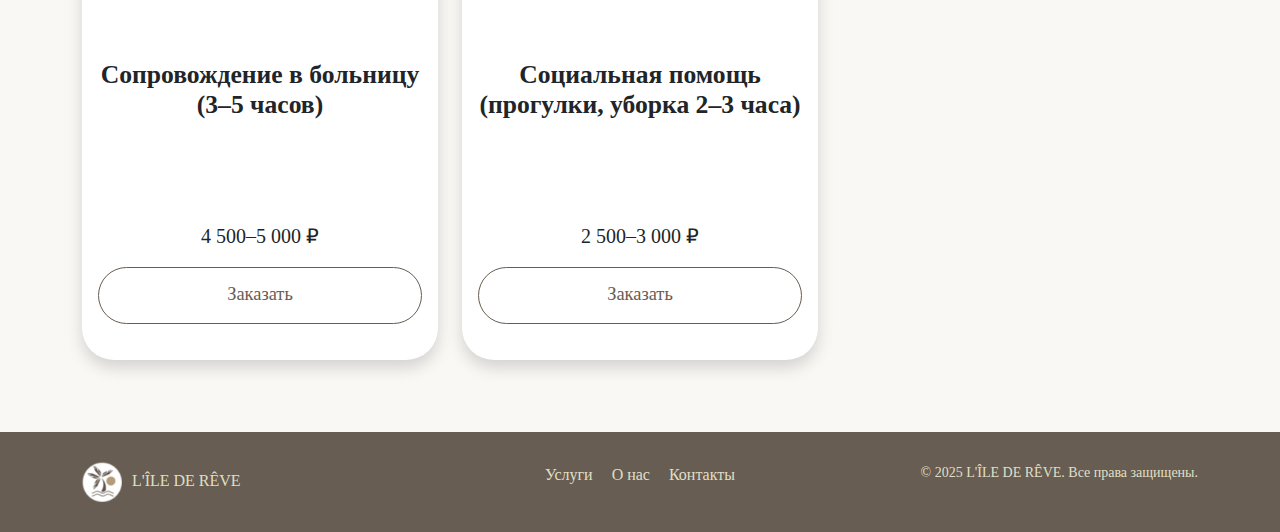
<file: public/all-services.html>
<!DOCTYPE html>
<html lang="ru">
<head>
    <meta charset="UTF-8">
    <meta name="viewport" content="width=device-width, initial-scale=1.0">
    <title>Все услуги | L'ÎLE DE RÊVE</title>
    <link href="https://cdn.jsdelivr.net/npm/bootstrap@5.3.0/dist/css/bootstrap.min.css" rel="stylesheet">
    <link rel="stylesheet" href="https://cdn.jsdelivr.net/npm/bootstrap-icons@1.11.3/font/bootstrap-icons.css">
    <link rel="stylesheet" href="styles.css?v=1.4">
    <style>
        /* Специфичные стили только для all-services.html */
        
        /* Navigation styles */
        .navbar-brand {
            font-weight: 700;
            color: var(--primary-color) !important;
            font-size: 1.5rem;
            display: flex;
            align-items: center;
            gap: 10px;
        }
        
        .navbar-logo {
            width: 60px;
            height: 60px;
            border-radius: 50%;
            object-fit: cover;
        }
        
        .brand-text {
            font-weight: 700;
            color: var(--primary-color);
        }
        
        .navbar-nav {
            margin: 0 auto;
            display: flex;
            justify-content: center;
            align-items: center;
            gap: 20px;
        }
        
        .nav-link {
            color: var(--primary-color) !important;
            font-weight: 500;
            padding: 8px 15px !important;
            border-radius: 20px;
            transition: all 0.3s ease;
        }
        
        .nav-link:hover {
            background-color: rgba(176, 151, 120, 0.1);
        }
        .text-primary {
            --bs-text-opacity: 1;
            color: rgb(50, 54, 14) !important;
        }
        
        .bg-primary {
            --bs-bg-opacity: 1;
            background-color: var(--dark-color) !important;
        }
        
        .bg-light {
            --bs-bg-opacity: 1;
            background-color: rgb(220 219 199) !important;
        }
        
        a {
            color: rgb(61 63 45);
        }
    </style>
</head>
<body>
    <!-- Навигация -->
    <nav class="navbar navbar-expand-lg navbar-light fixed-top">
        <div class="container">
            <a class="navbar-brand" href="https://lile-des-reves.com">
                <img src="minilogo.png" alt="Logo" class="navbar-logo" loading="eager">
                <span class="brand-text">L'ÎLE DE RÊVE</span>
            </a>
            <button class="navbar-toggler" type="button" data-bs-toggle="collapse" data-bs-target="#navbarNav" aria-controls="navbarNav" aria-expanded="false" aria-label="Toggle navigation">
                <span class="navbar-toggler-icon"></span>
            </button>
            <div class="collapse navbar-collapse justify-content-center" id="navbarNav">
                <ul class="navbar-nav">
                    <li class="nav-item">
                        <a class="nav-link" href="all-services.html">Услуги</a>
                    </li>
                    <li class="nav-item">
                        <a class="nav-link" href="About.html">О нас</a>
                    </li>
                    <li class="nav-item">
                        <a class="nav-link" href="index.html#contacts">Контакты</a>
                    </li>
                </ul>
            </div>
        </div>
    </nav>

    <section class="container py-5" id="services" >
        <h1 class="section-title text-center" id="services">Все услуги и тарифы</h1>
        <div class="row justify-content-center">
            <!-- Пакет Базовый комфорт -->
            <div class="col-md-6 col-lg-3 mb-4">
                <div class="card border-0 shadow h-100 text-center bg-white">
                    <div class="card-body d-flex flex-column align-items-center">
                        <div class="mb-3 display-4 text-primary">
                            <i class="bi bi-house-heart"></i>
                        </div>
                        <h4 class="card-title mb-2">Базовый комфорт</h4>
                        <ul class="list-unstyled small mb-3">
                            <li>10 часов ухода в неделю</li>
                            <li>2 медицинские процедуры</li>
                            <li>Помощь по дому (уборка, покупки)</li>
                        </ul>
                        <p class="mt-2 text-secondary" style="font-size:1.08rem;">Если нужно регулярное сопровождение, но не требуется круглосуточный уход</p>
                        <div class="mb-2">
                            <span class="text-decoration-line-through text-muted">25 000</span>
                            <span class="fw-bold fs-5">19 900 ₽</span>
                            <span class="badge bg-success">-20%</span>
                        </div>
                        <button class="btn btn-outline-primary w-100 mt-auto order-btn" data-title="Базовый комфорт" data-price="19900">Заказать</button>
                    </div>
                </div>
            </div>
            <!-- Пакет Полное сопровождение -->
            <div class="col-md-6 col-lg-3 mb-4">
                <div class="card border-0 shadow h-100 text-center bg-white">
                    <div class="card-body d-flex flex-column align-items-center">
                        <div class="mb-3 display-4 text-primary">
                            <i class="bi bi-person-bounding-box"></i>
                        </div>
                        <h4 class="card-title mb-2">Полное сопровождение</h4>
                        <ul class="list-unstyled small mb-3">
                            <li>Уход 24/7 (5 дней)</li>
                            <li>Ежедневные процедуры</li>
                            <li>Реабилитация и отчеты</li>
                        </ul>
                        <p class="mt-2 text-secondary" style="font-size:1.08rem;">После операции, для лежачих больных или в период обострения</p>
                        <div class="mb-2">
                            <span class="text-decoration-line-through text-muted">75 000</span>
                            <span class="fw-bold fs-5">59 900 ₽</span>
                            <span class="badge bg-success">-25%</span>
                        </div>
                        <button class="btn btn-outline-primary w-100 mt-auto order-btn" data-title="Полное сопровождение" data-price="59900">Заказать</button>
                    </div>
                </div>
            </div>
            <!-- Пакет Передышка для родственников -->
            <div class="col-md-6 col-lg-3 mb-4">
                <div class="card border-0 shadow h-100 text-center bg-white">
                    <div class="card-body d-flex flex-column align-items-center">
                        <div class="mb-3 display-4 text-primary">
                            <i class="bi bi-cup-hot"></i>
                        </div>
                        <h4 class="card-title mb-2">Передышка для родственников</h4>
                        <ul class="list-unstyled small mb-3">
                            <li>Временное проживание</li>
                            <li>Полный уход</li>
                            <li>Поддержка 24/7</li>
                        </ul>
                        <p class="mt-2 text-secondary" style="font-size:1.08rem;">Если нужно отдохнуть или куда-то уехать</p>
                        <div class="mb-2">
                            <span class="fw-bold fs-5">32 900 ₽</span>
                        </div>
                        <button class="btn btn-outline-primary w-100 mt-auto order-btn" data-title="Передышка для родственников" data-price="32900">Заказать</button>
                    </div>
                </div>
            </div>
            <!-- Пакет Экстренная помощь -->
            <div class="col-md-6 col-lg-3 mb-4">
                <div class="card border-0 shadow h-100 text-center bg-white">
                    <div class="card-body d-flex flex-column align-items-center">
                        <div class="mb-3 display-4 text-primary">
                            <i class="bi bi-lightning-charge"></i>
                        </div>
                        <h4 class="card-title mb-2">Экстренная помощь</h4>
                        <ul class="list-unstyled small mb-3">
                            <li>Сиделка за 2 часа</li>
                            <li>Уход, процедуры, сопровождение</li>
                        </ul>
                        <p class="mt-2 text-secondary" style="font-size:1.08rem;">Если нужно прямо сейчас</p>
                        <div class="mb-2">
                            <span class="fw-bold fs-5">9 900 ₽</span>
                        </div>
                        <button class="btn btn-outline-primary w-100 mt-auto order-btn" data-title="Экстренная помощь" data-price="9900">Заказать</button>
                    </div>
                </div>
            </div>
        </div>
        <h2 class="section-title text-center mt-5">Разовые и дополнительные услуги</h2>
        <div class="row g-4">
            <div class="col-md-6 col-lg-4 mb-4">
                <div class="card border-0 shadow h-100 text-center bg-white">
                    <div class="card-body d-flex flex-column align-items-center">
                        <h5 class="card-title mb-2">Разовый патронажный уход (1 час)</h5>
                        <div class="mb-2" style="font-size:1.25rem;">1 500–2 990 ₽</div>
                        <button class="btn btn-outline-primary w-100 mt-auto order-btn" data-title="Разовый патронажный уход (1 час)" data-price="1500">Заказать</button>
                    </div>
                </div>
            </div>
            <div class="col-md-6 col-lg-4 mb-4">
                <div class="card border-0 shadow h-100 text-center bg-white">
                    <div class="card-body d-flex flex-column align-items-center">
                        <h5 class="card-title mb-2">Ночной уход (12 часов)</h5>
                        <div class="mb-2" style="font-size:1.25rem;">4 600–6 100 ₽</div>
                        <button class="btn btn-outline-primary w-100 mt-auto order-btn" data-title="Ночной уход (12 часов)" data-price="4600">Заказать</button>
                    </div>
                </div>
            </div>
            <div class="col-md-6 col-lg-4 mb-4">
                <div class="card border-0 shadow h-100 text-center bg-white">
                    <div class="card-body d-flex flex-column align-items-center">
                        <h5 class="card-title mb-2">Суточный уход (24 часа)</h5>
                        <div class="mb-2" style="font-size:1.25rem;">6 100–8 700 ₽</div>
                        <button class="btn btn-outline-primary w-100 mt-auto order-btn" data-title="Суточный уход (24 часа)" data-price="6100">Заказать</button>
                    </div>
                </div>
            </div>
            <div class="col-md-6 col-lg-4 mb-4">
                <div class="card border-0 shadow h-100 text-center bg-white">
                    <div class="card-body d-flex flex-column align-items-center">
                        <h5 class="card-title mb-2">Сопровождение в больницу (3–5 часов)</h5>
                        <div class="mb-2" style="font-size:1.25rem;">4 500–5 000 ₽</div>
                        <button class="btn btn-outline-primary w-100 mt-auto order-btn" data-title="Сопровождение в больницу (3–5 часов)" data-price="4500">Заказать</button>
                    </div>
                </div>
            </div>
            <div class="col-md-6 col-lg-4 mb-4">
                <div class="card border-0 shadow h-100 text-center bg-white">
                    <div class="card-body d-flex flex-column align-items-center">
                        <h5 class="card-title mb-2">Социальная помощь (прогулки, уборка 2–3 часа)</h5>
                        <div class="mb-2" style="font-size:1.25rem;">2 500–3 000 ₽</div>
                        <button class="btn btn-outline-primary w-100 mt-auto order-btn" data-title="Социальная помощь (прогулки, уборка 2–3 часа)" data-price="2500">Заказать</button>
                    </div>
                </div>
            </div>
        </div>
    </section>
    <!-- Футер -->
    <footer class="text-center">
        <div class="container">
            <div class="row">
                <div class="col-lg-4 mb-4 mb-lg-0 text-lg-start">
                    <img src="sminilogo-round.png" alt="Logo" style="height: 40px; margin-right: 10px;" loading="eager">L'ÎLE DE RÊVE
                </div>
                <div class="col-lg-4 mb-4 mb-lg-0">
                    <ul class="list-inline mb-0">
                        <li class="list-inline-item"><a href="all-services.html">Услуги</a></li>
                        <li class="list-inline-item"><a href="About.html">О нас</a></li>
                        <li class="list-inline-item"><a href="https://lile-des-reves.com#contacts">Контакты</a></li>
                    </ul>
                </div>
                <div class="col-lg-4 text-lg-end">
                    <p class="small mb-0">© 2025 L'ÎLE DE RÊVE. Все права защищены.</p>
                    
                </div>
            </div>
        </div>
    </footer>
<div id="cart-toast" class="toast align-items-center text-bg-primary border-0 position-fixed bottom-0 end-0 m-4" role="alert" aria-live="assertive" aria-atomic="true" style="z-index: 9999; min-width: 250px; opacity: 0; transition: opacity 0.5s, transform 0.5s; transform: translateY(50px);">
  <div class="d-flex">
    <div class="toast-body w-100">
      <span id="cart-toast-msg"></span>
    </div>
    <button type="button" class="btn-close btn-close-white me-2 m-auto" data-bs-dismiss="toast" aria-label="Close"></button>
  </div>
</div>
<script>
document.querySelectorAll('.order-btn').forEach(btn => {
  btn.addEventListener('click', function() {
    const title = encodeURIComponent(this.dataset.title);
    const price = encodeURIComponent(this.dataset.price);
    window.location.href = `confirm-payment.html?title=${title}&price=${price}`;
  });
});
</script>
    <script src="https://cdn.jsdelivr.net/npm/bootstrap@5.3.0/dist/js/bootstrap.bundle.min.js"></script>
</body>
</html>
</file>
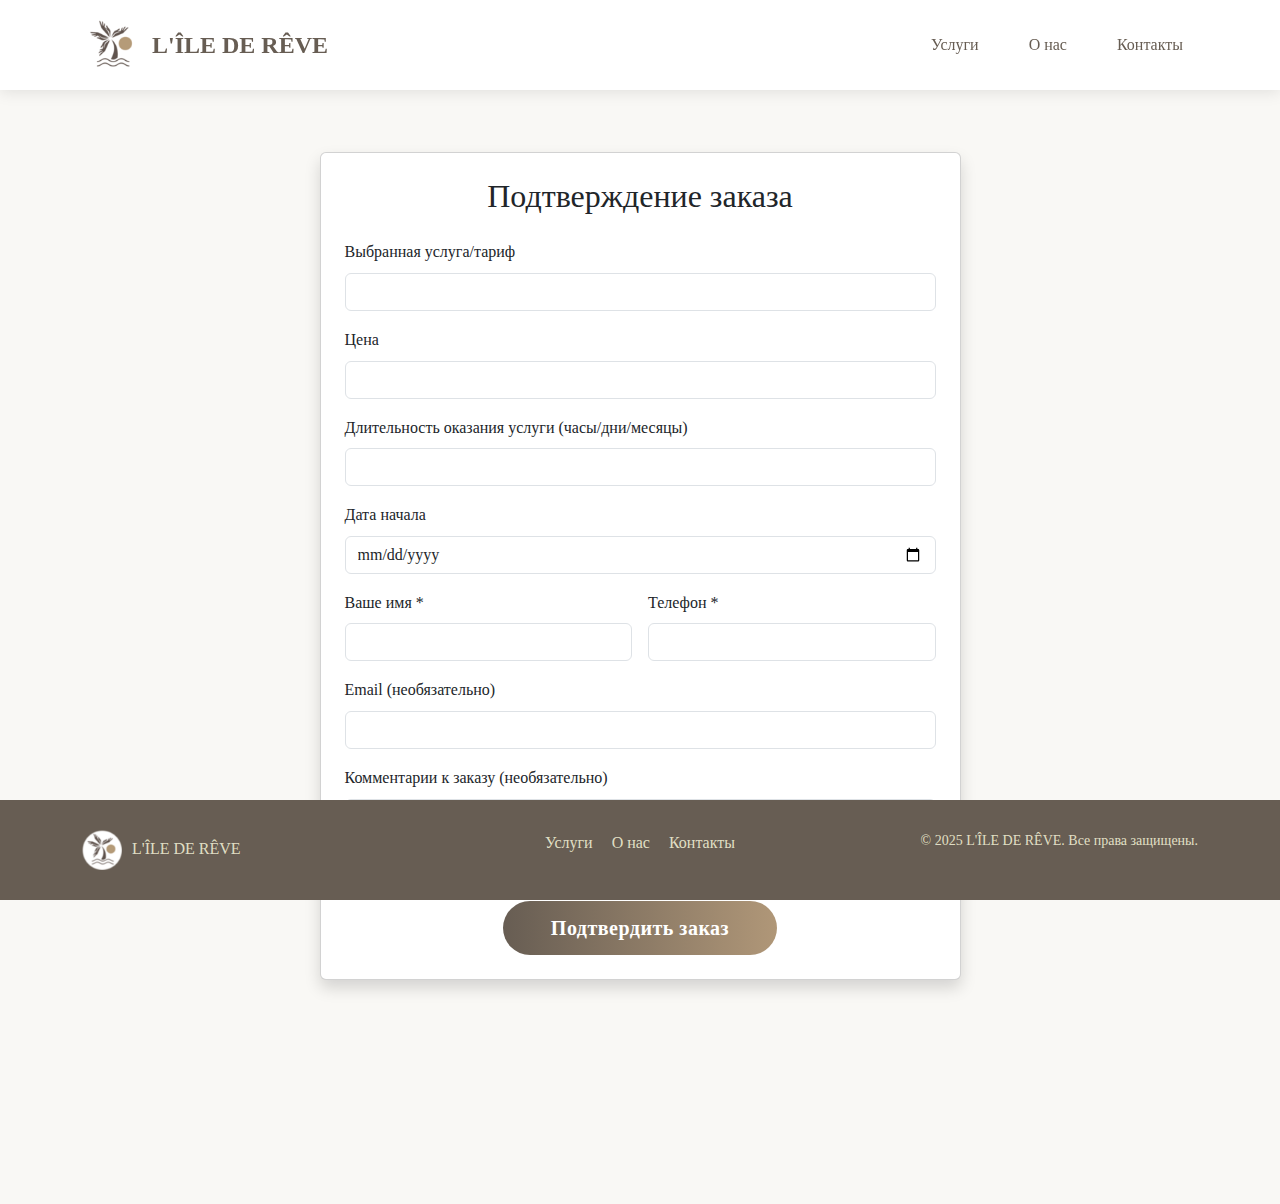
<file: public/confirm-payment.html>
<!DOCTYPE html>
<html lang="ru">
<head>
    <meta charset="UTF-8">
    <meta name="viewport" content="width=device-width, initial-scale=1.0">
    <title>Потверждение Заказа| L'ÎLE DE RÊVE</title>
    <!-- SEO Meta Tags и стили с главной -->
    <meta name="description" content="L'ÎLE DE RÊVE - профессиональная патронажная служба в Москве. Уход за пожилыми людьми, медицинский уход на дому, бытовая помощь. Круглосуточная поддержка. Звоните: +7 499 911-24-24">
    <meta name="keywords" content="патронажная служба, уход за пожилыми, уход за больными, медицинский уход на дому, сиделка, патронаж, уход за пожилыми в Москве, бытовая помощь, психологическая поддержка, круглосуточный уход">
    <meta name="author" content="L'ÎLE DE RÊVE">
    <meta name="robots" content="index, follow">
    <meta name="language" content="Russian">
    <meta name="revisit-after" content="7 days">
    <meta property="og:title" content="L'ÎLE DE RÊVE - Патронажная служба | Уход за пожилыми в Москве">
    <meta property="og:description" content="Профессиональная патронажная служба в Москве. Уход за пожилыми людьми, медицинский уход на дому, бытовая помощь. Круглосуточная поддержка.">
    <meta property="og:type" content="website">
    <meta property="og:url" content="https://lile-des-reves.com">
    <meta property="og:image" content="https://lile-des-reves.com/logo-round.png">
    <meta property="og:site_name" content="L'ÎLE DE RÊVE">
    <meta property="og:locale" content="ru_RU">
    <meta name="geo.region" content="RU-MOW">
    <meta name="geo.placename" content="Москва">
    <meta name="geo.position" content="55.7558;37.6176">
    <meta name="ICBM" content="55.7558, 37.6176">
    <link rel="canonical" href="https://lile-des-reves.com/">
    <meta name="theme-color" content="#675d53">
    <meta name="msapplication-TileColor" content="#675d53">
    <meta name="apple-mobile-web-app-capable" content="yes">
    <meta name="apple-mobile-web-app-status-bar-style" content="default">
    <meta name="apple-mobile-web-app-title" content="L'ÎLE DE RÊVE">
    <link rel="preconnect" href="https://cdn.jsdelivr.net">
    <link rel="preconnect" href="https://cdnjs.cloudflare.com">
    <link href="https://cdn.jsdelivr.net/npm/bootstrap@5.3.0/dist/css/bootstrap.min.css" rel="stylesheet">
    <link rel="stylesheet" href="https://cdn.jsdelivr.net/npm/bootstrap-icons@1.11.3/font/bootstrap-icons.css">
    <link rel="stylesheet" href="https://cdnjs.cloudflare.com/ajax/libs/font-awesome/6.4.0/css/all.min.css">
    <link rel="stylesheet" href="styles.css?v=1.2">
    <style>
        /* Navigation styles */
        .navbar-brand {
            font-weight: 700;
            color: var(--primary-color) !important;
            font-size: 1.5rem;
            display: flex;
            align-items: center;
            gap: 10px;
        }
        
        .navbar-logo {
            width: 60px;
            height: 60px;
            border-radius: 50%;
            object-fit: cover;
        }
        
        .brand-text {
            font-weight: 700;
            color: var(--primary-color);
        }
        
        .navbar-nav {
            margin: 0 auto;
            display: flex;
            justify-content: center;
            align-items: center;
            gap: 20px;
        }
        
        .nav-link {
            color: var(--primary-color) !important;
            font-weight: 500;
            padding: 8px 15px !important;
            border-radius: 20px;
            transition: all 0.3s ease;
        }
        
        .nav-link:hover {
            background-color: rgba(176, 151, 120, 0.1);
        }
    </style>
</head>
<body>
    <!-- Навигация -->
    <nav class="navbar navbar-expand-lg navbar-light fixed-top">
        <div class="container">
            <a class="navbar-brand" href="https://lile-des-reves.com">
                <img src="minilogo.png" alt="Logo" class="navbar-logo" loading="eager">
                <span class="brand-text">L'ÎLE DE RÊVE</span>
            </a>
            <button class="navbar-toggler" type="button" data-bs-toggle="collapse" data-bs-target="#navbarNav" aria-controls="navbarNav" aria-expanded="false" aria-label="Toggle navigation">
                <span class="navbar-toggler-icon"></span>
            </button>
            <div class="collapse navbar-collapse justify-content-center" id="navbarNav">
                <ul class="navbar-nav">
                    <li class="nav-item">
                        <a class="nav-link" href="all-services.html">Услуги</a>
                    </li>
                    <li class="nav-item">
                        <a class="nav-link" href="About.html">О нас</a>
                    </li>
                    <li class="nav-item">
                        <a class="nav-link" href="index.html#contacts">Контакты</a>
                    </li>
                </ul>
            </div>
        </div>
    </nav>

    <section class="section" style="min-height: 60vh; display: flex; align-items: center; justify-content: center;">
        <div class="container">
            <div class="row justify-content-center">
                <div class="col-lg-7">
                    <div class="card shadow p-4 mb-4">
                        <h2 class="mb-4 text-center">Подтверждение заказа</h2>
                        <form id="orderForm">
                            <!-- Feedback для сообщений -->
                            <div id="formFeedback"></div>
                            <div class="mb-3">
                                <label class="form-label">Выбранная услуга/тариф</label>
                                <input type="text" class="form-control" id="serviceTitle" name="serviceTitle" readonly>
                            </div>
                            <div class="mb-3">
                                <label class="form-label">Цена</label>
                                <input type="text" class="form-control" id="servicePrice" name="servicePrice" readonly>
                            </div>
                            <div class="mb-3">
                                <label class="form-label">Длительность оказания услуги (часы/дни/месяцы)</label>
                                <input type="number" class="form-control" id="duration" name="duration" min="1" required>
                            </div>
                            <div class="mb-3">
                                <label class="form-label">Дата начала</label>
                                <input type="date" class="form-control" id="date" name="date" required>
                            </div>
                            <div class="row g-3 mb-3">
                                <div class="col-md-6">
                                    <label for="name" class="form-label">Ваше имя *</label>
                                    <input type="text" class="form-control" id="name" required>
                                </div>
                                <div class="col-md-6">
                                    <label for="phone" class="form-label">Телефон *</label>
                                    <input type="tel" class="form-control" id="phone" required pattern="^\\+?7[0-9]{10}$|^8[0-9]{10}$">
                                </div>
                            </div>
                            <div class="mb-3">
                                <label for="email" class="form-label">Email (необязательно)</label>
                                <input type="email" class="form-control" id="email">
                            </div>
                            <div class="mb-3">
                                <label for="comments" class="form-label">Комментарии к заказу (необязательно)</label>
                                <textarea class="form-control" id="comments" rows="3" placeholder="Укажите дополнительные пожелания, особенности ухода, время для связи и т.д."></textarea>
                            </div>
                            <div class="text-center">
                                <button type="submit" id="submitBtn" class="btn btn-primary btn-lg px-5" style="background: linear-gradient(to right, var(--primary-color), var(--secondary-color)); border: none; border-radius: 50px; font-weight: 600; letter-spacing: 0.5px; transition: all 0.3s ease; color: white;">
                                    <span class="btn-text">Подтвердить заказ</span>
                                    <span class="spinner-border spinner-border-sm d-none" role="status" aria-hidden="true"></span>
                                </button>
                                <style>
                                .btn-primary.btn-lg.px-5:hover {
                                    background: linear-gradient(to right, var(--hover-primary), var(--hover-secondary)) !important;
                                    transform: translateY(-3px);
                                    box-shadow: 0 10px 25px rgba(112, 102, 62, 0.422);
                                    color: #fff !important;
                                }
                                </style>
                            </div>
                        </form>
                    </div>
                </div>
            </div>
        </div>
    </section>
    <!-- Футер -->
    <footer class="text-center footer-sticky">
        <div class="container">
            <div class="row">
                <div class="col-lg-4 mb-4 mb-lg-0 text-lg-start">
                    <img src="sminilogo-round.png" alt="Logo" style="height: 40px; margin-right: 10px;" loading="eager">L'ÎLE DE RÊVE
                </div>
                <div class="col-lg-4 mb-4 mb-lg-0">
                    <ul class="list-inline mb-0">
                        <li class="list-inline-item"><a href="all-services.html">Услуги</a></li>
                        <li class="list-inline-item"><a href="About.html">О нас</a></li>
                        <li class="list-inline-item"><a href="https://lile-des-reves.com#contacts">Контакты</a></li>
                    </ul>
                </div>
                <div class="col-lg-4 text-lg-end">
                    <p class="small mb-0">© 2025 L'ÎLE DE RÊVE. Все права защищены.</p>
                    
                </div>
            </div>
        </div>
    </footer>
    <script src="https://cdn.jsdelivr.net/npm/bootstrap@5.3.0/dist/js/bootstrap.bundle.min.js"></script>
    <script>
        // Заполняем название и цену из query-параметров
        document.addEventListener('DOMContentLoaded', function() {
            const params = new URLSearchParams(window.location.search);
            document.getElementById('serviceTitle').value = params.get('title') || '';
            document.getElementById('servicePrice').value = params.get('price') ? params.get('price') + ' ₽' : '';
        });

        // Обработка формы заказа
        document.getElementById('orderForm').addEventListener('submit', async function(e) {
            e.preventDefault();
            
            const submitBtn = document.getElementById('submitBtn');
            const btnText = submitBtn.querySelector('.btn-text');
            const spinner = submitBtn.querySelector('.spinner-border');
            const feedback = document.getElementById('formFeedback');
            
            // Получение данных формы
            const formData = {
                serviceTitle: document.getElementById('serviceTitle').value.trim(),
                servicePrice: document.getElementById('servicePrice').value.trim(),
                duration: document.getElementById('duration').value.trim(),
                date: document.getElementById('date').value.trim(),
                name: document.getElementById('name').value.trim(),
                phone: document.getElementById('phone').value.trim(),
                email: document.getElementById('email').value.trim(),
                comments: document.getElementById('comments').value.trim(),
                timestamp: new Date().toLocaleString('ru-RU')
            };
            
            // Валидация обязательных полей
            if (!formData.serviceTitle || !formData.servicePrice || !formData.duration || 
                !formData.date || !formData.name || !formData.phone) {
                showFeedback('Пожалуйста, заполните все обязательные поля.', 'danger');
                return;
            }
            
            // Проверка телефона
            const phonePattern = /^\+?7[0-9]{10}$|^8[0-9]{10}$/;
            if (!phonePattern.test(formData.phone)) {
                showFeedback('Пожалуйста, введите корректный номер телефона (например, +79991112233 или 89991112233).', 'danger');
                return;
            }

            // Проверка даты (не в прошлом)
            const selectedDate = new Date(formData.date);
            const today = new Date();
            today.setHours(0, 0, 0, 0);
            if (selectedDate < today) {
                showFeedback('Дата начала услуги не может быть в прошлом.', 'danger');
                return;
            }

            // Проверка длительности
            const duration = parseInt(formData.duration);
            if (isNaN(duration) || duration <= 0) {
                showFeedback('Длительность должна быть положительным числом.', 'danger');
                return;
            }
            
            // Показать состояние загрузки
            submitBtn.disabled = true;
            btnText.textContent = 'Отправляем заказ...';
            spinner.classList.remove('d-none');
            feedback.innerHTML = '';
            
            try {
                const response = await fetch('/api/send-order-to-telegram', {
                    method: 'POST',
                    headers: {
                        'Content-Type': 'application/json',
                    },
                    body: JSON.stringify(formData)
                });
                
                const data = await response.json();
                
                if (response.ok && data.success) {
                    showFeedback('✅ ' + data.message, 'success');
                    // Опционально - сброс формы или переход к оплате
                    // document.getElementById('orderForm').reset();
                } else {
                    throw new Error(data.error || 'Произошла ошибка при отправке заказа');
                }
                
            } catch (error) {
                console.error('Error:', error);
                showFeedback('❌ Произошла ошибка при отправке заказа. Пожалуйста, попробуйте позже или свяжитесь с нами по телефону: +7 499 911-24-24', 'danger');
            } finally {
                // Сброс состояния кнопки
                submitBtn.disabled = false;
                btnText.textContent = 'Подтвердить заказ';
                spinner.classList.add('d-none');
            }
        });
        
        function showFeedback(message, type) {
            const feedback = document.getElementById('formFeedback');
            feedback.innerHTML = `
                <div class="alert alert-${type} alert-dismissible fade show" role="alert">
                    ${message}
                    <button type="button" class="btn-close" data-bs-dismiss="alert" aria-label="Close"></button>
                </div>
            `;
            
            // Прокрутка к сообщению
            feedback.scrollIntoView({ behavior: 'smooth', block: 'center' });
        }
    </script>
    </script>
    <style>
    .footer-sticky {
        position: fixed;
        left: 0;
        bottom: 0;
        width: 100%;
        z-index: 100;
    }
    body { padding-bottom: 120px !important; }
    </style>
</body>
</html>
</file>
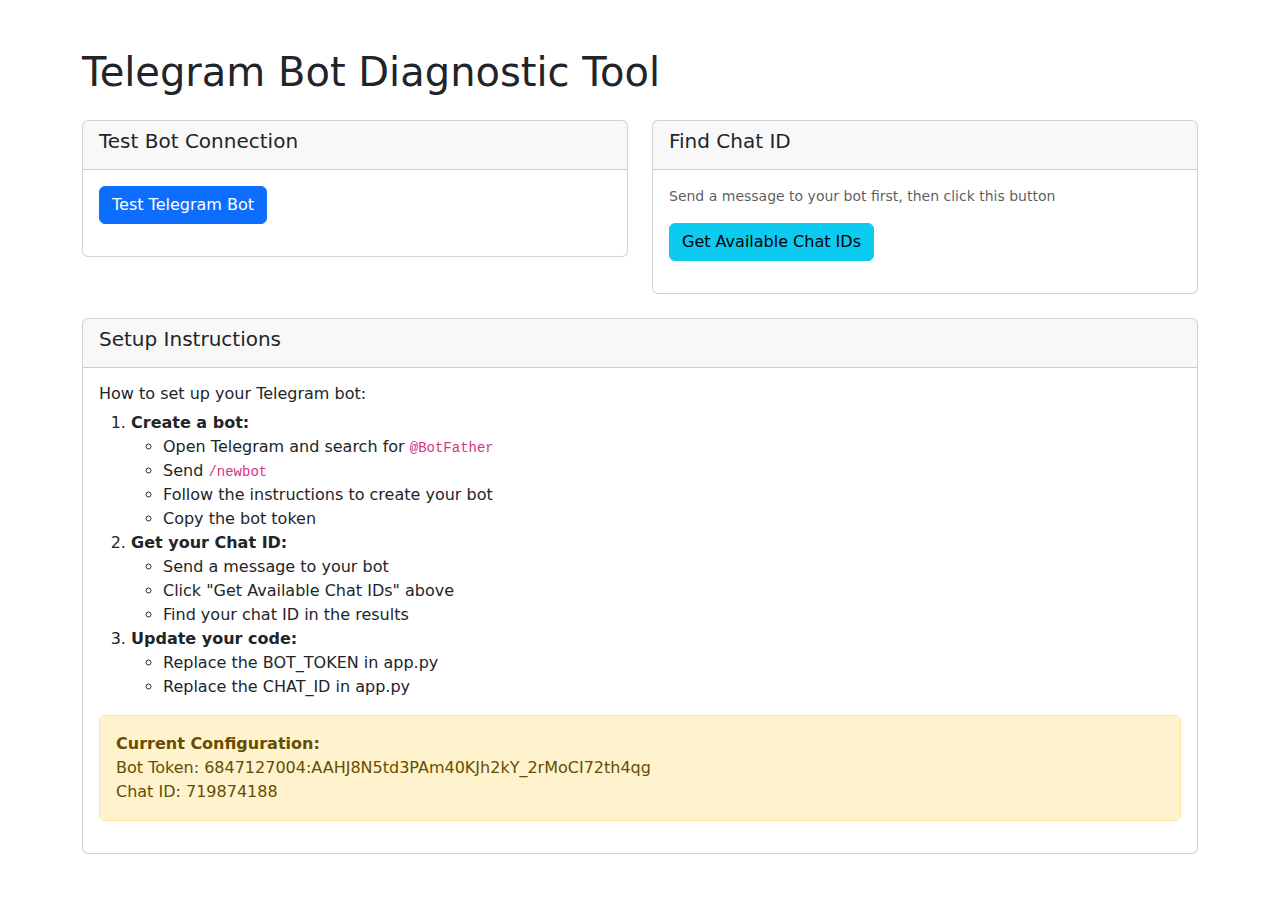
<file: public/debug.html>
<!DOCTYPE html>
<html lang="ru">
<head>
    <meta charset="UTF-8">
    <meta name="viewport" content="width=device-width, initial-scale=1.0">
    <title>Telegram Bot Debug - L'ÎLE DE RÊVE</title>
    <link href="https://cdn.jsdelivr.net/npm/bootstrap@5.3.0/dist/css/bootstrap.min.css" rel="stylesheet">
</head>
<body>
    <div class="container mt-5">
        <h1 class="mb-4">Telegram Bot Diagnostic Tool</h1>
        
        <div class="row">
            <div class="col-md-6">
                <div class="card">
                    <div class="card-header">
                        <h5>Test Bot Connection</h5>
                    </div>
                    <div class="card-body">
                        <button id="testBot" class="btn btn-primary">Test Telegram Bot</button>
                        <div id="botTestResult" class="mt-3"></div>
                    </div>
                </div>
            </div>
            
            <div class="col-md-6">
                <div class="card">
                    <div class="card-header">
                        <h5>Find Chat ID</h5>
                    </div>
                    <div class="card-body">
                        <p class="small text-muted">Send a message to your bot first, then click this button</p>
                        <button id="getChatId" class="btn btn-info">Get Available Chat IDs</button>
                        <div id="chatIdResult" class="mt-3"></div>
                    </div>
                </div>
            </div>
        </div>
        
        <div class="row mt-4">
            <div class="col-12">
                <div class="card">
                    <div class="card-header">
                        <h5>Setup Instructions</h5>
                    </div>
                    <div class="card-body">
                        <h6>How to set up your Telegram bot:</h6>
                        <ol>
                            <li><strong>Create a bot:</strong>
                                <ul>
                                    <li>Open Telegram and search for <code>@BotFather</code></li>
                                    <li>Send <code>/newbot</code></li>
                                    <li>Follow the instructions to create your bot</li>
                                    <li>Copy the bot token</li>
                                </ul>
                            </li>
                            <li><strong>Get your Chat ID:</strong>
                                <ul>
                                    <li>Send a message to your bot</li>
                                    <li>Click "Get Available Chat IDs" above</li>
                                    <li>Find your chat ID in the results</li>
                                </ul>
                            </li>
                            <li><strong>Update your code:</strong>
                                <ul>
                                    <li>Replace the BOT_TOKEN in app.py</li>
                                    <li>Replace the CHAT_ID in app.py</li>
                                </ul>
                            </li>
                        </ol>
                        
                        <div class="alert alert-warning mt-3">
                            <strong>Current Configuration:</strong><br>
                            Bot Token: 6847127004:AAHJ8N5td3PAm40KJh2kY_2rMoCI72th4qg<br>
                            Chat ID: 719874188
                        </div>
                    </div>
                </div>
            </div>
        </div>
    </div>

    <script src="https://cdn.jsdelivr.net/npm/bootstrap@5.3.0/dist/js/bootstrap.bundle.min.js"></script>
    <script>
        document.getElementById('testBot').addEventListener('click', async function() {
            const button = this;
            const resultDiv = document.getElementById('botTestResult');
            
            button.disabled = true;
            button.textContent = 'Testing...';
            resultDiv.innerHTML = '<div class="spinner-border spinner-border-sm" role="status"></div> Testing bot connection...';
            
            try {
                const response = await fetch('/api/test-telegram');
                const data = await response.json();
                
                if (response.ok) {
                    resultDiv.innerHTML = `
                        <div class="alert alert-success">
                            <h6>✅ Bot is working!</h6>
                            <p><strong>Bot Name:</strong> ${data.bot_info.first_name || 'N/A'}</p>
                            <p><strong>Bot Username:</strong> @${data.bot_info.username || 'N/A'}</p>
                            <p><strong>Chat ID:</strong> ${data.chat_id}</p>
                            <p class="mb-0">Test message sent successfully!</p>
                        </div>
                    `;
                } else {
                    resultDiv.innerHTML = `
                        <div class="alert alert-danger">
                            <h6>❌ Bot test failed</h6>
                            <p><strong>Error:</strong> ${data.error}</p>
                            <details>
                                <summary>Technical details</summary>
                                <pre class="mt-2">${JSON.stringify(data, null, 2)}</pre>
                            </details>
                        </div>
                    `;
                }
            } catch (error) {
                resultDiv.innerHTML = `
                    <div class="alert alert-danger">
                        <h6>❌ Network error</h6>
                        <p>${error.message}</p>
                    </div>
                `;
            } finally {
                button.disabled = false;
                button.textContent = 'Test Telegram Bot';
            }
        });
        
        document.getElementById('getChatId').addEventListener('click', async function() {
            const button = this;
            const resultDiv = document.getElementById('chatIdResult');
            
            button.disabled = true;
            button.textContent = 'Getting Chat IDs...';
            resultDiv.innerHTML = '<div class="spinner-border spinner-border-sm" role="status"></div> Fetching chat IDs...';
            
            try {
                const response = await fetch('/api/get-chat-id');
                const data = await response.json();
                
                if (response.ok) {
                    let chatList = '';
                    if (data.available_chats.length > 0) {
                        chatList = data.available_chats.map(chat => `
                            <li class="list-group-item">
                                <strong>Chat ID:</strong> ${chat.chat_id}<br>
                                <strong>Type:</strong> ${chat.chat_type}<br>
                                ${chat.first_name ? `<strong>Name:</strong> ${chat.first_name} ${chat.last_name || ''}<br>` : ''}
                                ${chat.username ? `<strong>Username:</strong> @${chat.username}<br>` : ''}
                                ${chat.title ? `<strong>Title:</strong> ${chat.title}<br>` : ''}
                            </li>
                        `).join('');
                    } else {
                        chatList = '<li class="list-group-item text-muted">No recent messages found. Send a message to your bot first.</li>';
                    }
                    
                    resultDiv.innerHTML = `
                        <div class="alert alert-info">
                            <h6>Available Chat IDs:</h6>
                            <p><strong>Current Chat ID:</strong> ${data.current_chat_id}</p>
                            <p><strong>Total Updates:</strong> ${data.total_updates}</p>
                        </div>
                        <ul class="list-group">
                            ${chatList}
                        </ul>
                    `;
                } else {
                    resultDiv.innerHTML = `
                        <div class="alert alert-danger">
                            <h6>❌ Failed to get chat IDs</h6>
                            <p>${data.error}</p>
                        </div>
                    `;
                }
            } catch (error) {
                resultDiv.innerHTML = `
                    <div class="alert alert-danger">
                        <h6>❌ Network error</h6>
                        <p>${error.message}</p>
                    </div>
                `;
            } finally {
                button.disabled = false;
                button.textContent = 'Get Available Chat IDs';
            }
        });
    </script>
</body>
</html>
</file>
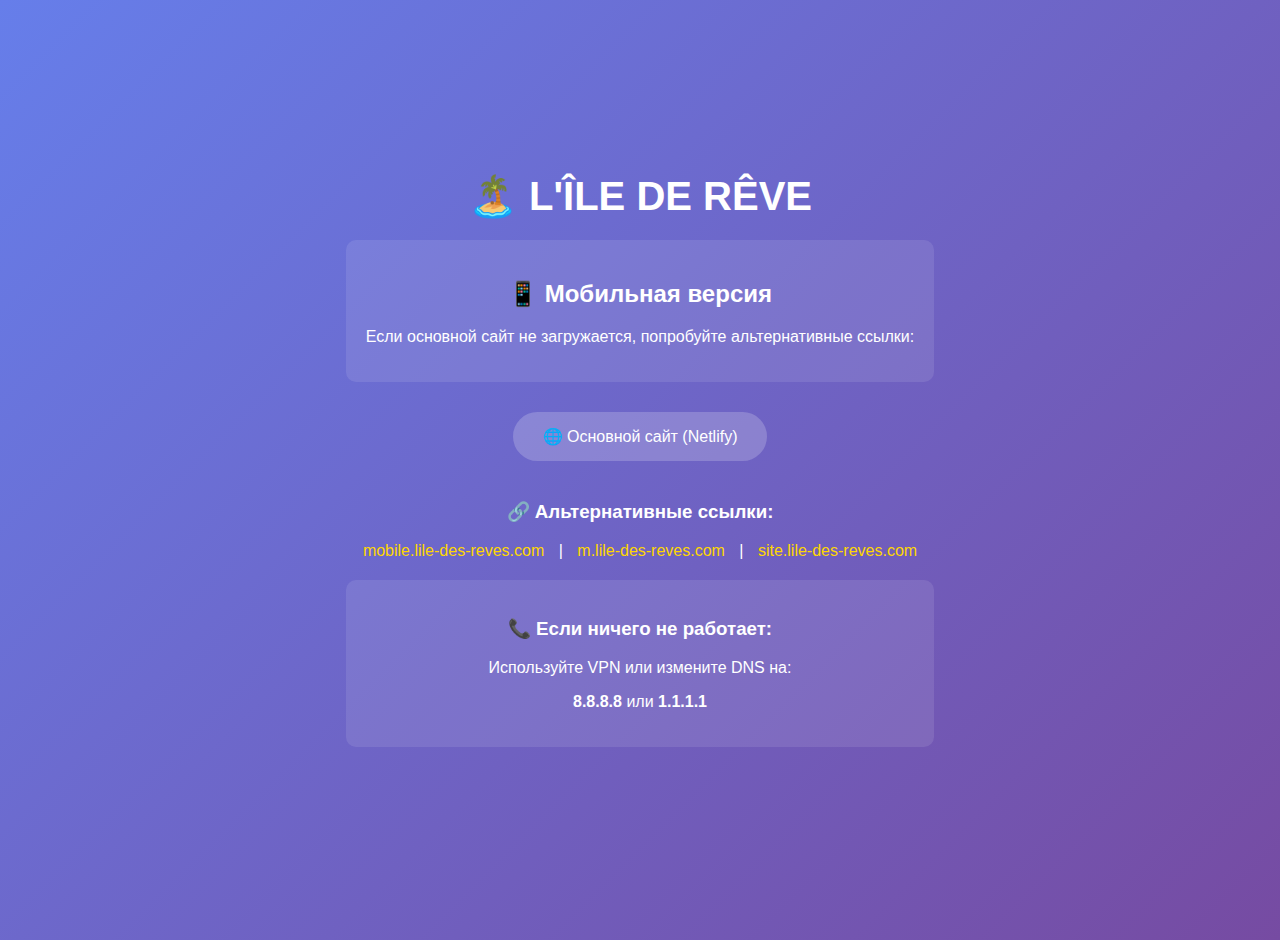
<file: public/mobile.html>
<!DOCTYPE html>
<html lang="ru">
<head>
    <meta charset="UTF-8">
    <meta name="viewport" content="width=device-width, initial-scale=1.0">
    <title>L'ÎLE DE RÊVE - Мобильная версия</title>
    <style>
        body {
            font-family: Arial, sans-serif;
            margin: 0;
            padding: 20px;
            background: linear-gradient(135deg, #667eea 0%, #764ba2 100%);
            color: white;
            min-height: 100vh;
            display: flex;
            align-items: center;
            justify-content: center;
        }
        .container {
            text-align: center;
            max-width: 600px;
        }
        .logo {
            font-size: 2.5em;
            margin-bottom: 20px;
            font-weight: bold;
        }
        .status {
            background: rgba(255,255,255,0.1);
            padding: 20px;
            border-radius: 10px;
            margin: 20px 0;
        }
        .button {
            background: rgba(255,255,255,0.2);
            color: white;
            padding: 15px 30px;
            border: none;
            border-radius: 25px;
            font-size: 16px;
            cursor: pointer;
            margin: 10px;
            text-decoration: none;
            display: inline-block;
        }
        .button:hover {
            background: rgba(255,255,255,0.3);
        }
        .alternative-links {
            margin-top: 30px;
        }
        .alternative-links a {
            color: #ffd700;
            text-decoration: none;
            margin: 0 10px;
        }
    </style>
</head>
<body>
    <div class="container">
        <div class="logo">🏝️ L'ÎLE DE RÊVE</div>
        
        <div class="status">
            <h2>📱 Мобильная версия</h2>
            <p>Если основной сайт не загружается, попробуйте альтернативные ссылки:</p>
        </div>

        <div>
            <a href="https://delicate-pasca-82b4c7.netlify.app" class="button">
                🌐 Основной сайт (Netlify)
            </a>
        </div>

        <div class="alternative-links">
            <h3>🔗 Альтернативные ссылки:</h3>
            <p>
                <a href="https://mobile.lile-des-reves.com">mobile.lile-des-reves.com</a> |
                <a href="https://m.lile-des-reves.com">m.lile-des-reves.com</a> |
                <a href="https://site.lile-des-reves.com">site.lile-des-reves.com</a>
            </p>
        </div>

        <div class="status">
            <h3>📞 Если ничего не работает:</h3>
            <p>Используйте VPN или измените DNS на:</p>
            <p><strong>8.8.8.8</strong> или <strong>1.1.1.1</strong></p>
        </div>
    </div>

    <script>
        // Автоматический редирект на основной сайт через 5 секунд
        setTimeout(function() {
            window.location.href = 'https://delicate-pasca-82b4c7.netlify.app';
        }, 5000);

        // Проверка доступности основного сайта
        fetch('https://lile-des-reves.com', {mode: 'no-cors'})
            .then(() => {
                console.log('Основной сайт доступен');
            })
            .catch(() => {
                console.log('Основной сайт недоступен, используем альтернативу');
            });
    </script>
</body>
</html>
</file>
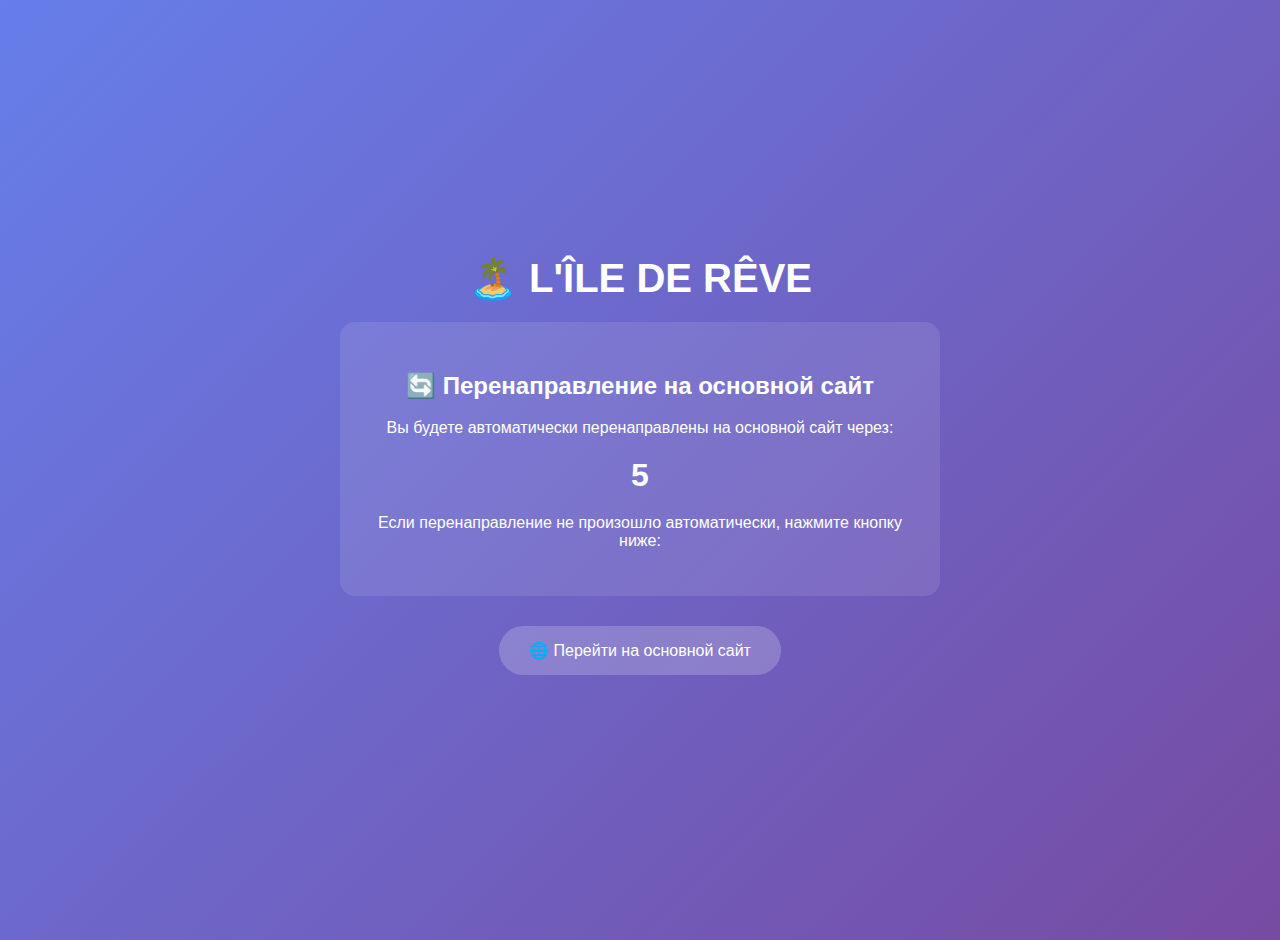
<file: public/redirect.html>
<!DOCTYPE html>
<html lang="ru">
<head>
    <meta charset="UTF-8">
    <meta name="viewport" content="width=device-width, initial-scale=1.0">
    <title>L'ÎLE DE RÊVE - Перенаправление</title>
    <style>
        body {
            font-family: Arial, sans-serif;
            margin: 0;
            padding: 20px;
            background: linear-gradient(135deg, #667eea 0%, #764ba2 100%);
            color: white;
            min-height: 100vh;
            display: flex;
            align-items: center;
            justify-content: center;
            text-align: center;
        }
        .container {
            max-width: 600px;
        }
        .logo {
            font-size: 2.5em;
            margin-bottom: 20px;
            font-weight: bold;
        }
        .redirect-info {
            background: rgba(255,255,255,0.1);
            padding: 30px;
            border-radius: 15px;
            margin: 20px 0;
        }
        .countdown {
            font-size: 2em;
            font-weight: bold;
            margin: 20px 0;
        }
        .manual-link {
            background: rgba(255,255,255,0.2);
            color: white;
            padding: 15px 30px;
            border-radius: 25px;
            text-decoration: none;
            display: inline-block;
            margin: 10px;
            transition: all 0.3s ease;
        }
        .manual-link:hover {
            background: rgba(255,255,255,0.3);
            color: white;
        }
    </style>
</head>
<body>
    <div class="container">
        <div class="logo">🏝️ L'ÎLE DE RÊVE</div>
        
        <div class="redirect-info">
            <h2>🔄 Перенаправление на основной сайт</h2>
            <p>Вы будете автоматически перенаправлены на основной сайт через:</p>
            <div class="countdown" id="countdown">5</div>
            <p>Если перенаправление не произошло автоматически, нажмите кнопку ниже:</p>
        </div>

        <a href="https://delicate-pasca-82b4c7.netlify.app" class="manual-link" id="manualLink">
            🌐 Перейти на основной сайт
        </a>
    </div>

    <script>
        let countdown = 5;
        const countdownElement = document.getElementById('countdown');
        const manualLink = document.getElementById('manualLink');

        // Обратный отсчет
        const timer = setInterval(() => {
            countdown--;
            countdownElement.textContent = countdown;
            
            if (countdown <= 0) {
                clearInterval(timer);
                // Автоматический редирект
                window.location.href = 'https://delicate-pasca-82b4c7.netlify.app';
            }
        }, 1000);

        // Проверяем доступность основного домена
        function checkMainDomain() {
            return new Promise((resolve) => {
                const img = new Image();
                img.onload = () => resolve(true);
                img.onerror = () => resolve(false);
                img.src = 'https://lile-des-reves.com/favicon.ico?' + Date.now();
            });
        }

        // Если основной домен доступен, редиректим сразу
        checkMainDomain().then(isAvailable => {
            if (isAvailable) {
                window.location.href = 'https://lile-des-reves.com';
            }
        });

        // Обработка клика по кнопке
        manualLink.addEventListener('click', (e) => {
            e.preventDefault();
            window.location.href = 'https://delicate-pasca-82b4c7.netlify.app';
        });
    </script>
</body>
</html>
</file>
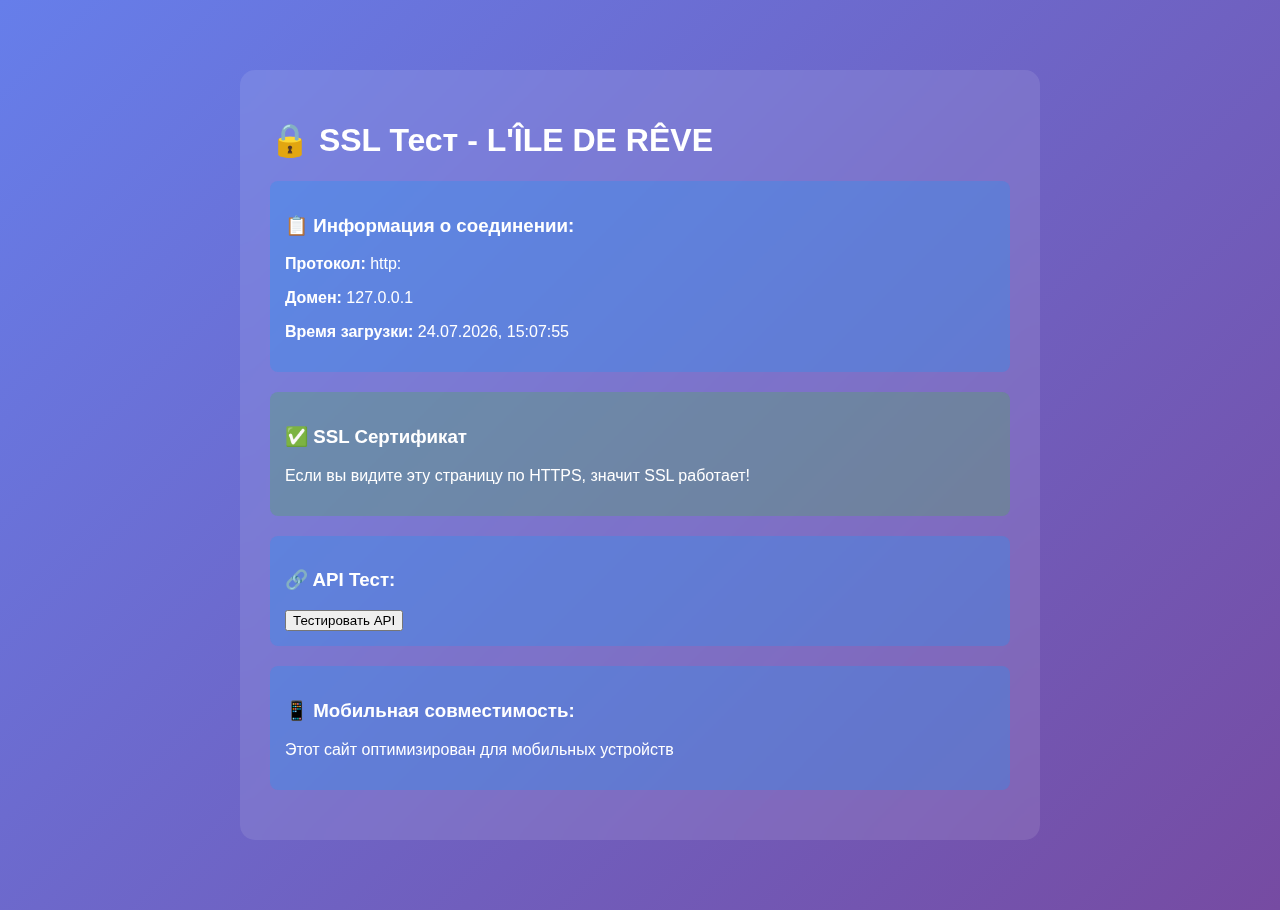
<file: public/test-ssl.html>
<!DOCTYPE html>
<html lang="ru">
<head>
    <meta charset="UTF-8">
    <meta name="viewport" content="width=device-width, initial-scale=1.0">
    <title>SSL Test - L'ÎLE DE RÊVE</title>
    <style>
        body {
            font-family: Arial, sans-serif;
            max-width: 800px;
            margin: 50px auto;
            padding: 20px;
            background: linear-gradient(135deg, #667eea 0%, #764ba2 100%);
            color: white;
        }
        .container {
            background: rgba(255,255,255,0.1);
            padding: 30px;
            border-radius: 15px;
            backdrop-filter: blur(10px);
        }
        .status {
            padding: 15px;
            border-radius: 8px;
            margin: 20px 0;
        }
        .success { background: rgba(76, 175, 80, 0.3); }
        .error { background: rgba(244, 67, 54, 0.3); }
        .info { background: rgba(33, 150, 243, 0.3); }
    </style>
</head>
<body>
    <div class="container">
        <h1>🔒 SSL Тест - L'ÎLE DE RÊVE</h1>
        
        <div class="status info">
            <h3>📋 Информация о соединении:</h3>
            <p><strong>Протокол:</strong> <span id="protocol"></span></p>
            <p><strong>Домен:</strong> <span id="domain"></span></p>
            <p><strong>Время загрузки:</strong> <span id="loadTime"></span></p>
        </div>

        <div class="status success" id="sslStatus">
            <h3>✅ SSL Сертификат</h3>
            <p>Если вы видите эту страницу по HTTPS, значит SSL работает!</p>
        </div>

        <div class="status info">
            <h3>🔗 API Тест:</h3>
            <button onclick="testAPI()">Тестировать API</button>
            <div id="apiResult"></div>
        </div>

        <div class="status info">
            <h3>📱 Мобильная совместимость:</h3>
            <p>Этот сайт оптимизирован для мобильных устройств</p>
        </div>
    </div>

    <script>
        // Показываем информацию о соединении
        document.getElementById('protocol').textContent = window.location.protocol;
        document.getElementById('domain').textContent = window.location.hostname;
        document.getElementById('loadTime').textContent = new Date().toLocaleString('ru-RU');

        // Тест API
        async function testAPI() {
            const resultDiv = document.getElementById('apiResult');
            resultDiv.innerHTML = '<p>Тестируем API...</p>';
            
            try {
                const response = await fetch('https://lile-de-reve-api.onrender.com/', {
                    method: 'GET',
                    headers: {
                        'Content-Type': 'application/json'
                    }
                });
                
                const data = await response.json();
                resultDiv.innerHTML = `
                    <div class="success">
                        <p>✅ API работает!</p>
                        <p><strong>Статус:</strong> ${data.status}</p>
                        <p><strong>Сообщение:</strong> ${data.message}</p>
                    </div>
                `;
            } catch (error) {
                resultDiv.innerHTML = `
                    <div class="error">
                        <p>❌ Ошибка API: ${error.message}</p>
                    </div>
                `;
            }
        }
    </script>
</body>
</html>
</file>
<file: public/styles.css>
:root {
    --primary-color: #675d53;
    --secondary-color: #b09778;
    --light-color: #f1efd3e6;
    --dark-color: #3d3831;
    --hover-primary: #70665b;
    --hover-secondary: #9c866b;
}

* {
    box-sizing: border-box;
}

body {
    font-family: Georgia, Tahoma, Verdana, serif;
    line-height: 1.6;
    color: var(--dark-color);
    padding-top: 72px;
    background-color: #f9f8f5;
}

/* Navigation */
.navbar {
    background-color: white;
    box-shadow: 0 2px 15px rgba(0, 0, 0, 0.1);
    transition: all 0.3s ease;
    padding: 10px 0;
}

.navbar .container {
    display: flex;
    align-items: center;
    justify-content: space-between;
}

.navbar-collapse {
    flex-grow: 0;
}

.navbar-nav {
    margin: 0 auto;
    display: flex;
    justify-content: center;
    align-items: center;
    gap: 20px;
}

.navbar.scrolled {
    box-shadow: 0 5px 20px rgba(0, 0, 0, 0.15);
}

.navbar-brand {
    font-weight: 700;
    color: var(--primary-color) !important;
    font-size: 1.5rem;
    display: flex;
    align-items: center;
    gap: 10px;
}

.navbar-logo {
    width: 60px;
    height: 60px;
    border-radius: 50%;
    object-fit: cover;
}

.brand-text {
    font-weight: 700;
    color: var(--primary-color);
}

.nav-link {
    color: var(--primary-color) !important;
    font-weight: 500;
    padding: 8px 15px !important;
    border-radius: 20px;
    transition: all 0.3s ease;
}

.nav-link:hover {
    background-color: rgba(176, 151, 120, 0.1);
}

/* Hero Section */
.hero-section {
    background: linear-gradient(190deg, var(--primary-color) 0%, var(--secondary-color) 100%);
    color: white;
    padding: 140px 0 100px;
    text-align: center;
    position: relative;
    overflow: hidden;
}

.hero-title {
    font-weight: 700;
    letter-spacing: 1px;
    margin-bottom: 20px;
    font-size: 3.5rem;
    text-shadow: 2px 2px 8px rgba(0, 0, 0, 0.5), 0 0 20px rgba(0, 0, 0, 0.3);
}

.hero-subtitle {
    opacity: 0.9;
    font-size: 1.3rem;
    margin-bottom: 15px;
}

.hero-image {
    width: 360px;
    height: 360px;
    margin-bottom: 30px;
    border-radius: 50%;
    box-shadow: 0 20px 50px rgba(0, 0, 0, 0.5);
    transition: transform 0.3s ease;
}

.hero-image:hover {
    transform: scale(1.05);
}

/* Sections */
.section {
    padding: 80px 0;
}

.section-title {
    position: relative;
    margin-bottom: 50px;
    padding-bottom: 15px;
    color: var(--primary-color);
    text-align: center;
    font-weight: 700;
    font-size: 2.5rem;
}

.section-title::after {
    content: '';
    position: absolute;
    bottom: 0;
    left: 50%;
    transform: translateX(-50%);
    width: 80px;
    height: 3px;
    background: linear-gradient(to right, var(--primary-color), var(--secondary-color));
}

.service-card {
    border: none;
    border-radius: 12px;
    box-shadow: 0 8px 25px rgba(0, 0, 0, 0.08);
    transition: all 0.4s ease;
    padding: 35px 25px;
    height: 100%;
    background: white;
}

.service-card:hover {
    transform: translateY(-10px);
    box-shadow: 0 15px 35px rgba(0, 0, 0, 0.12);
}

.service-icon {
    font-size: 2.8rem;
    color: var(--primary-color);
    margin-bottom: 25px;
    transition: all 0.3s ease;
}

/* Основные стили кнопок */
.btn-primary {
    background: linear-gradient(to right, var(--primary-color), var(--secondary-color));
    border: none;
    padding: 12px 35px;
    border-radius: 50px;
    font-weight: 600;
    letter-spacing: 0.5px;
    transition: all 0.3s ease;
    color: white;
}

.btn-primary:hover {
    background: linear-gradient(to right, var(--hover-primary), var(--hover-secondary)) !important;
    transform: translateY(-3px);
    box-shadow: 0 10px 25px rgba(112, 102, 62, 0.422);
}

.btn-light {
    background-color: rgba(255, 255, 255, 0.8);
    color: #70663e;
    transition: all 0.3s ease;
}

.btn-light:hover {
    background-color: var(--dark-color) !important;
    border-color: var(--dark-color) !important; 
    color: #ffffff !important;
    transform: translateY(-3px);
    box-shadow: 0 5px 15px rgba(112, 102, 62, 0.2);
}

/* Переопределение Bootstrap цветов */
.btn-outline-primary {
    --bs-btn-color: var(--primary-color);
    --bs-btn-border-color: var(--primary-color);
    --bs-btn-hover-bg: var(--primary-color);
    --bs-btn-hover-border-color: var(--primary-color);
    --bs-btn-active-bg: var(--primary-color);
    --bs-btn-active-border-color: var(--primary-color);
    transition: all 0.3s ease;
}

.btn-outline-primary:hover {
    background-color: var(--primary-color) !important;
    border-color: var(--primary-color) !important;
    color: white !important;
    transform: translateY(-3px);
    box-shadow: 0 5px 15px rgba(112, 102, 62, 0.2);
}

.text-primary {
    color: var(--primary-color) !important;
}

.form-control:focus, .form-select:focus {
    border-color: var(--primary-color);
    box-shadow: 0 0 0 0.25rem rgba(103, 93, 83, 0.25);
    outline: 0;
}

.form-range:focus::-webkit-slider-thumb {
    box-shadow: 0 0 0 1px #fff, 0 0 0 0.25rem rgba(103, 93, 83, 0.25);
}

.form-range:focus::-moz-range-thumb {
    box-shadow: 0 0 0 1px #fff, 0 0 0 0.25rem rgba(103, 93, 83, 0.25);
}

/* Стили для выпадающего меню */
.form-select option:checked {
    background-color: var(--primary-color) !important;
    color: white !important;
}

.form-select option:hover {
    background-color: var(--secondary-color) !important;
    color: white !important;
}

.form-select option:focus {
    background-color: var(--primary-color) !important;
    color: white !important;
}

.form-select option {
    background-color: white;
    color: var(--dark-color);
}

/* Для веб-кит браузеров (Chrome, Safari) */
.form-select::-webkit-scrollbar {
    width: 8px;
}

.form-select::-webkit-scrollbar-track {
    background: var(--light-color);
}

.form-select::-webkit-scrollbar-thumb {
    background: var(--primary-color);
    border-radius: 4px;
}

.form-select::-webkit-scrollbar-thumb:hover {
    background: var(--secondary-color);
}

.bg-success {
    background-color: var(--secondary-color) !important;
}

.text-success {
    color: var(--secondary-color) !important;
}

.alert-info {
    background-color: var(--light-color);
    color: var(--dark-color);
    border: 1px solid var(--secondary-color);
}

/* Footer styles */
footer {
    background-color: var(--primary-color);
    color: var(--light-color);
    padding: 30px 0;
}

footer a {
    color: var(--light-color);
    text-decoration: none;
    transition: color 0.3s;
}

footer a:hover {
    color: var(--secondary-color);
}

.list-inline-item:not(:last-child) {
    margin-right: 15px;
}

/* Loading spinner */
.spinner-border-sm {
    width: 1rem;
    height: 1rem;
}

/* Form feedback styles */
.alert {
    border-radius: 8px;
    border: none;
}

/* Стили для блока тарифов и услуг */
#services .card {
    min-height: 420px;
    border-radius: 2rem !important;
    box-shadow: 0 8px 25px rgba(0,0,0,0.10);
    padding-top: 20px;
    padding-bottom: 20px;
    display: flex;
    flex-direction: column;
    justify-content: stretch;
}

#services .card-title {
    font-size: 1.6rem;
    font-weight: 700;
    margin-bottom: 1rem;
}

#services ul {
    font-size: 1.15rem;
}

#services .fw-bold.fs-5 {
    font-size: 2rem !important;
}

#services .badge {
    font-size: 1rem;
    padding: 0.5em 1em;
    border-radius: 1em;
}

#services .btn {
    font-size: 1.15rem;
    border-radius: 2rem;
    padding: 0.75em 1.5em;
}

/* Hero container */
.hero {
    width: 100%;
    padding: 40px 0;
}

.hero-container {
    max-width: 1200px;
    margin: 0 auto;
    padding: 0 20px;
}

/* Icon box */
.icon-box {
    background: rgba(255, 255, 255, 0.2);
    width: 80px;
    height: 80px;
    border-radius: 50%;
    display: flex;
    align-items: center;
    justify-content: center;
    margin: 0 auto 25px;
    transition: all 0.3s ease;
}

/* Responsive */
@media (max-width: 768px) {
    .hero-section {
        padding: 100px 0 80px;
    }
    .hero-title {
        font-size: 2.5rem;
    }
    .hero-image {
        width: 280px;
        height: 280px;
    }
    .section {
        padding: 60px 0;
    }
    
    .navbar-nav {
        text-align: center;
        width: 100%;
    }
}

@media (max-width: 480px) {
    .hero-image {
        width: 200px;
        height: 200px;
    }
}

/* Унификация размеров карточек товаров */
.card.h-100 {
    min-height: 450px;
}

.card.h-100 .card-body {
    display: flex;
    flex-direction: column;
    justify-content: space-between;
    min-height: 100%;
}

/* Фиксированные размеры элементов в карточках */
.card.h-100 .card-title {
    min-height: 60px;
    display: flex;
    align-items: center;
    justify-content: center;
    text-align: center;
}

.card.h-100 .list-unstyled {
    min-height: 80px;
    flex-grow: 1;
}

.card.h-100 .text-secondary {
    min-height: 60px;
    display: flex;
    align-items: center;
    text-align: center;
    flex-shrink: 0;
}

/* Выравнивание цен и кнопок */
.card.h-100 .card-body > div:last-of-type:not(.btn),
.card.h-100 .mb-2 {
    margin-top: auto !important;
    margin-bottom: 15px !important;
    flex-shrink: 0;
}

.card.h-100 .btn {
    margin-top: 0 !important;
    flex-shrink: 0;
}

/* Специальные стили для мобильных устройств Apple */
@media only screen 
and (device-width: 375px) 
and (device-height: 812px) 
and (-webkit-device-pixel-ratio: 3) {
    .card.h-100 {
        min-height: 480px;
    }
}

@media only screen 
and (device-width: 414px) 
and (device-height: 896px) 
and (-webkit-device-pixel-ratio: 2) {
    .card.h-100 {
        min-height: 480px;
    }
}

/* Дополнительные стили для разовых услуг */
.card.h-100:not(.text-center) .card-body {
    padding: 1.5rem;
}

.card.h-100 .card-title:not(.mb-2) {
    font-size: 1.1rem;
    line-height: 1.3;
}

/* Мобильные устройства */
@media (max-width: 768px) {
    .card.h-100 {
        min-height: 400px;
        margin-bottom: 20px;
    }
    
    .card.h-100 .card-title {
        min-height: 50px;
        font-size: 1rem;
    }
    
    .card.h-100 .text-secondary {
        min-height: 50px;
        font-size: 0.95rem !important;
    }
}

@media (max-width: 576px) {
    .card.h-100 {
        min-height: 380px;
    }
}
</file>
